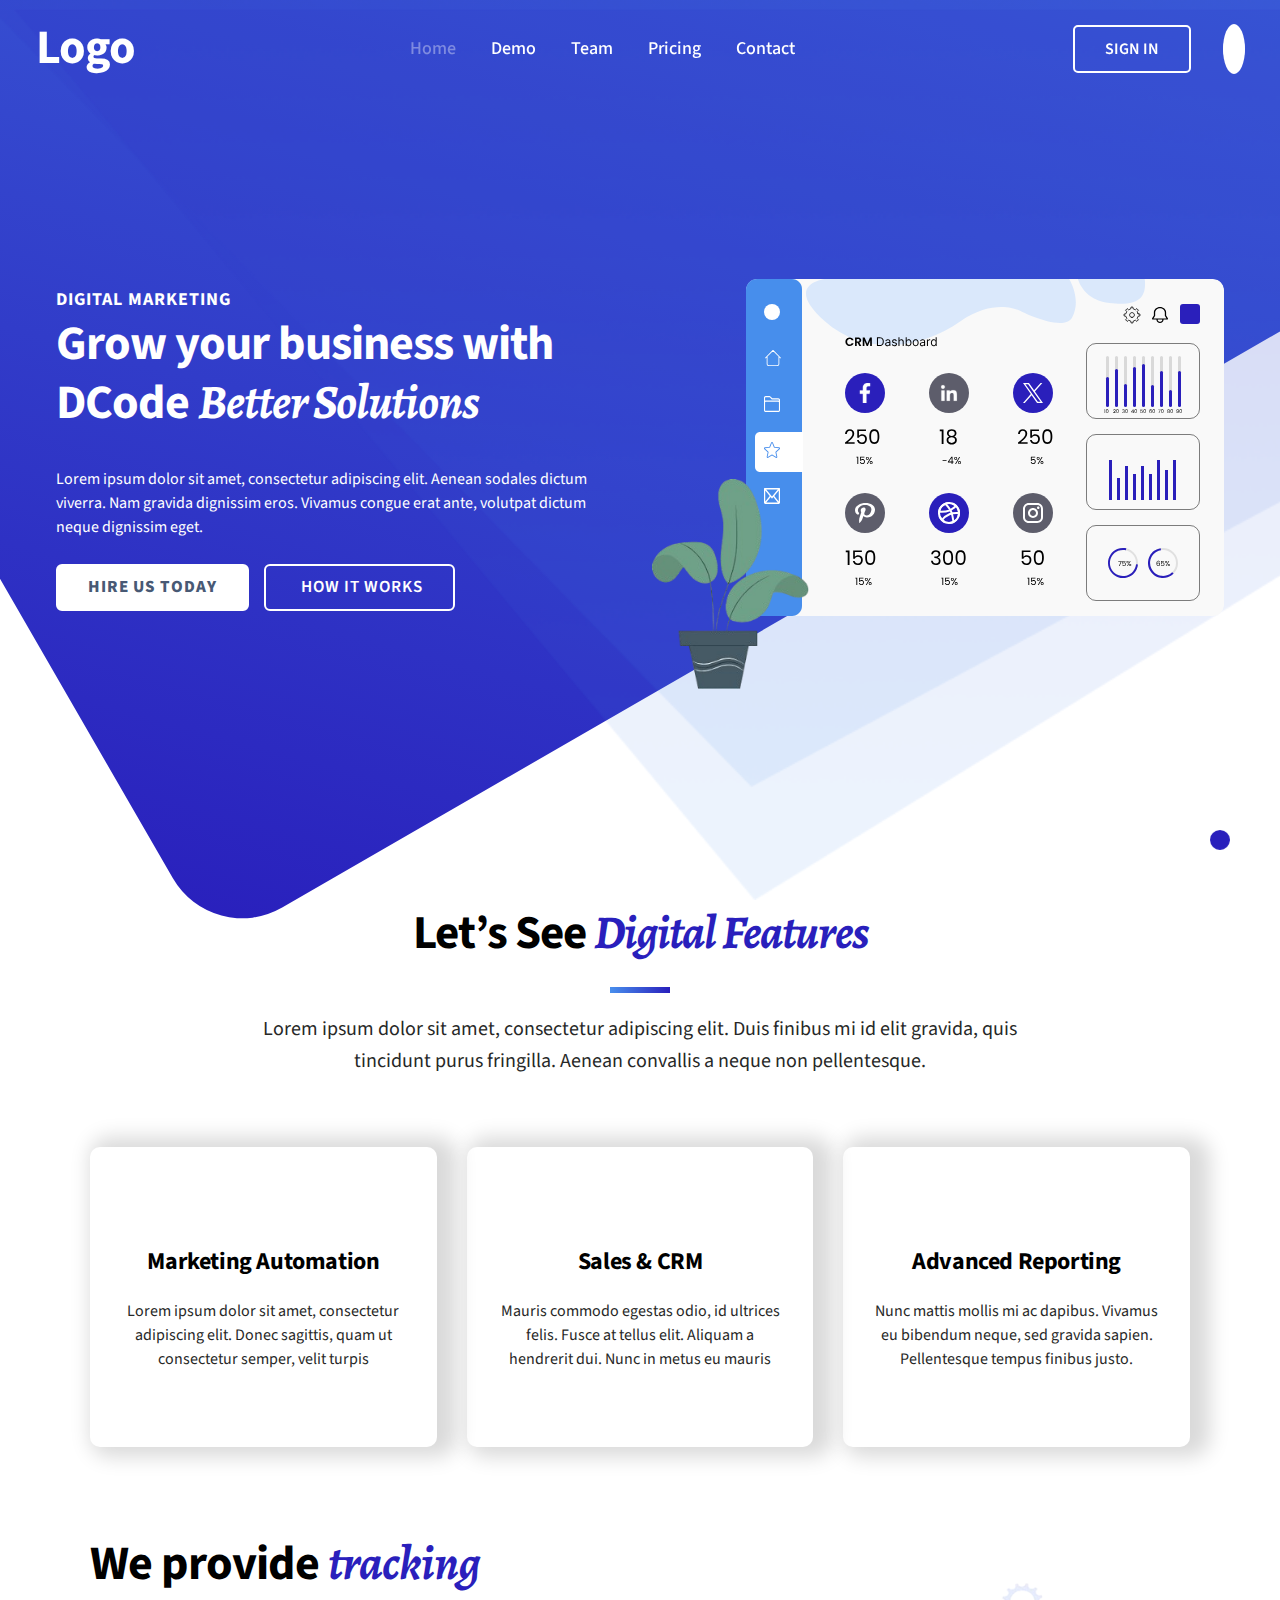
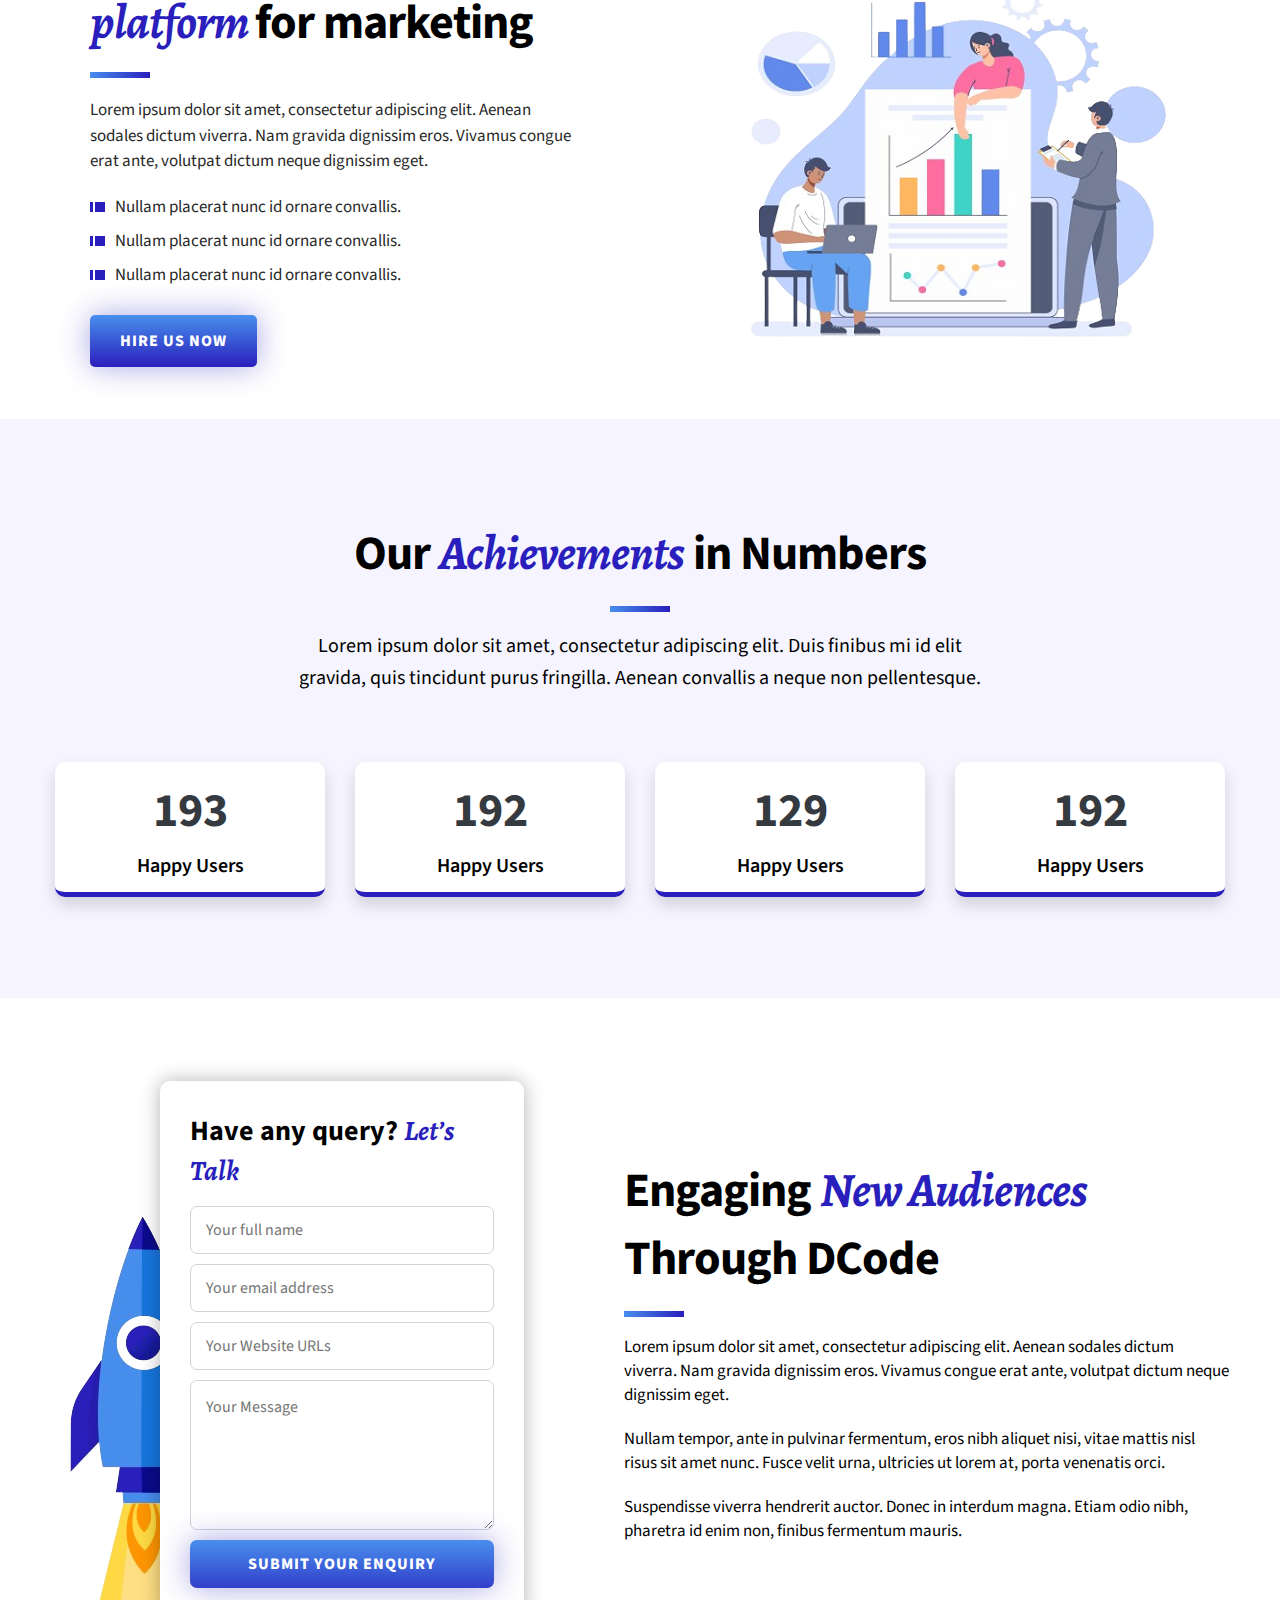
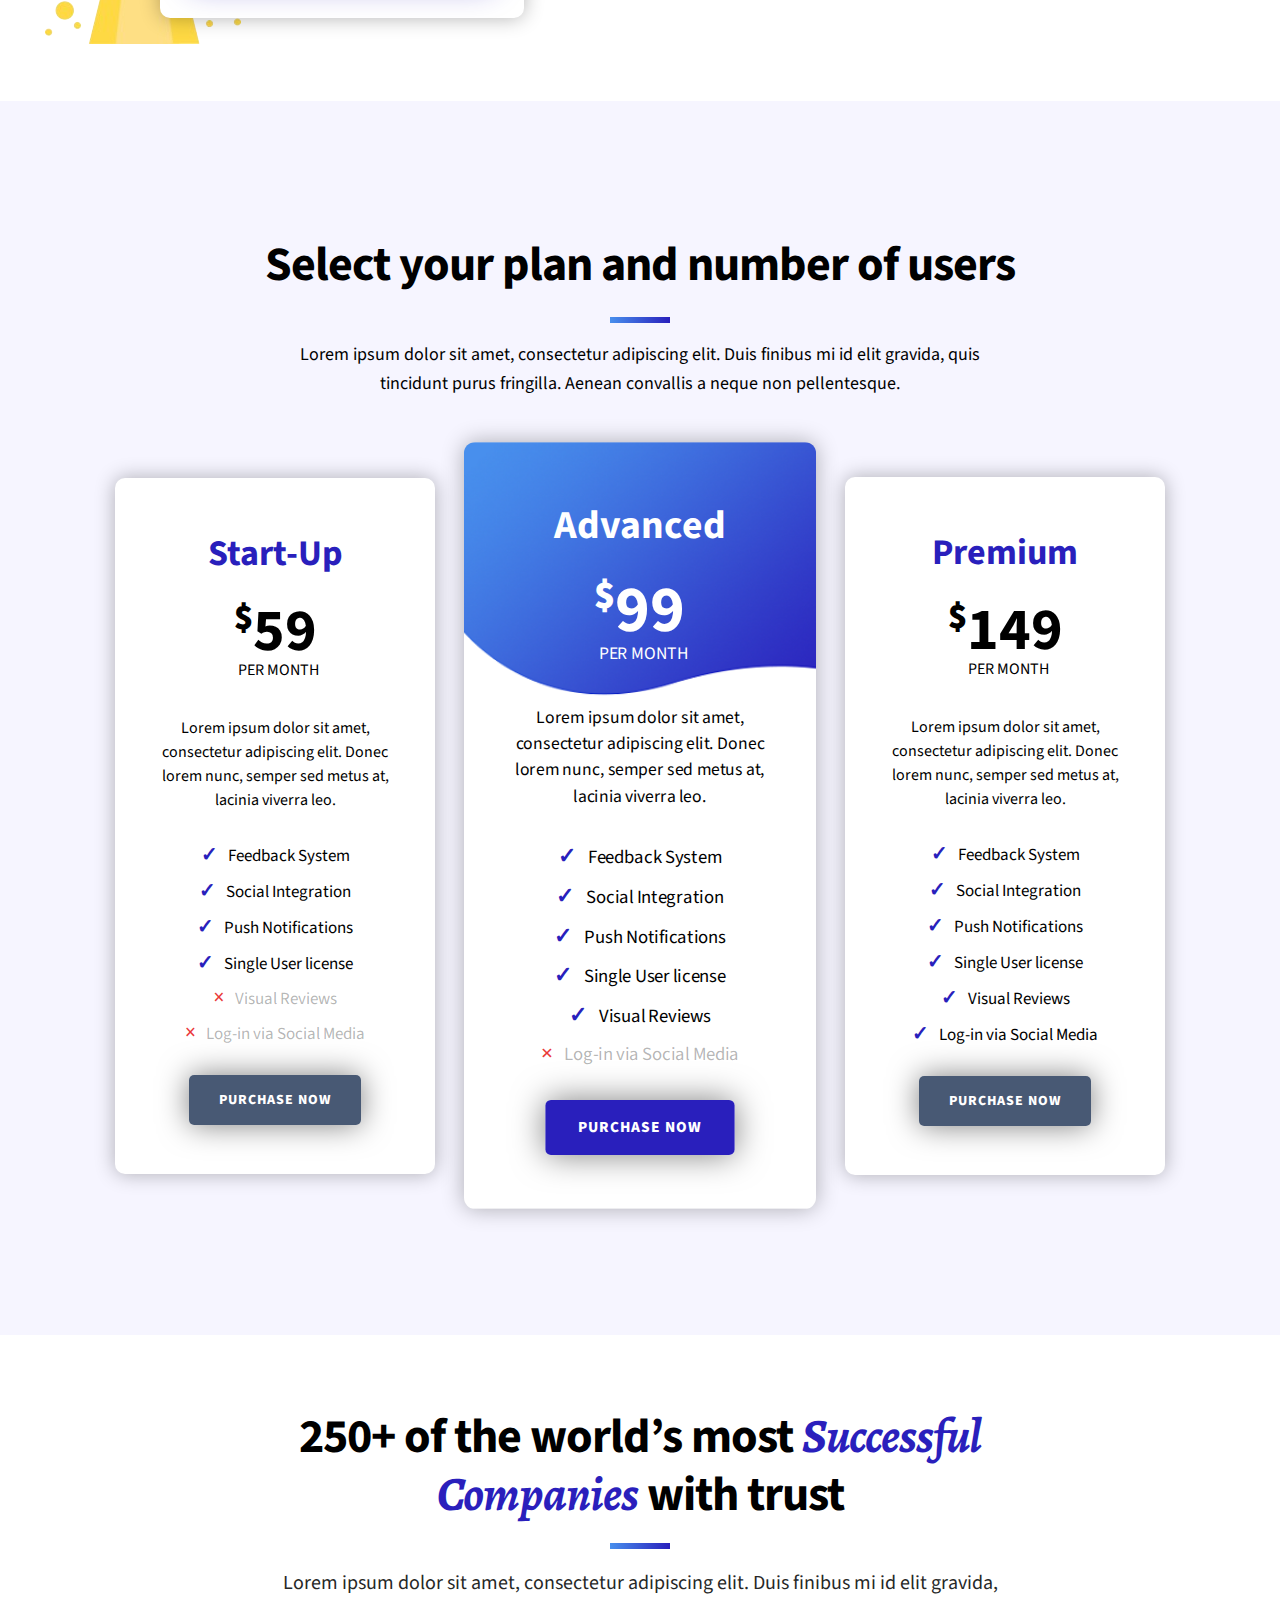
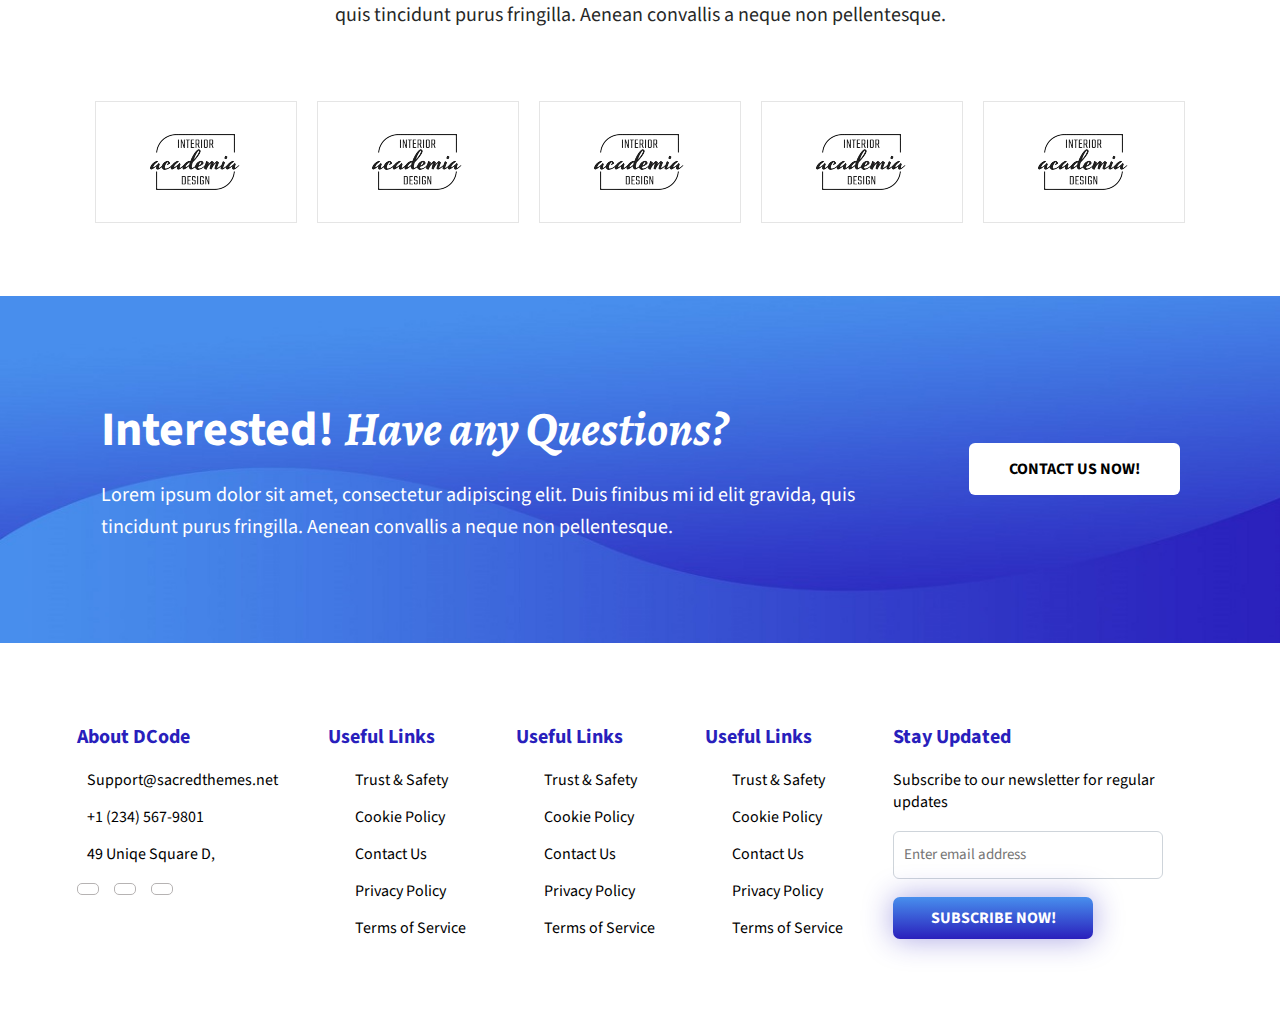
<file: index.html>
<!DOCTYPE html>
<html lang="en">

<head>
    <meta charset="UTF-8">
    <meta name="viewport" content="width=device-width, initial-scale=1.0">
    <title>CRM website</title>

    <!-- css-link -->
    <link rel="stylesheet" href="style.css">

    <!-- 'Alegreya', serif font link-->
    <link rel="preconnect" href="https://fonts.googleapis.com">
    <link rel="preconnect" href="https://fonts.gstatic.com" crossorigin>
    <link
        href="https://fonts.googleapis.com/css2?family=Alegreya:ital,wght@0,400..900;1,400..900&family=Source+Sans+3:ital,wght@0,200..900;1,200..900&display=swap"
        rel="stylesheet">

    <!-- Source Sans 6 font link -->
    <link rel="preconnect" href="https://fonts.googleapis.com">
    <link rel="preconnect" href="https://fonts.gstatic.com" crossorigin>
    <link href="https://fonts.googleapis.com/css2?family=Source+Sans+3:ital,wght@0,200..900;1,200..900&display=swap"
        rel="stylesheet">

    <!-- font-awesome-link -->

    <link rel="stylesheet" href="https://cdnjs.cloudflare.com/ajax/libs/font-awesome/6.5.1/css/all.min.css"
        integrity="sha512-DTOQO9RWCH3ppGqcWaEA1BIZOC6xxalwEsw9c2QQeAIftl+Vegovlnee1c9QX4TctnWMn13TZye+giMm8e2LwA=="
        crossorigin="anonymous" referrerpolicy="no-referrer" />


</head>

<body class="">

    <!-- header-section -->
    <header>
        <div class="header">
            <div class="logo-img">
                <a href="index.html">
                    <h1>Logo</h1>
                </a>
            </div>
            <div class="nav-bar">
                <ul class="nav-bar-links">
                    <li><a class="home-link" href="index.html">Home</a><i class="fas fa-chevron-down"></i>

                    </li>
                    <li><a href="demo.html">Demo</a><i class="fas fa-chevron-down"></i>

                    </li>
                    <li><a href="team.html">Team</a><i class="fas fa-chevron-down"></i>

                    </li>
                    <li><a href="price.html">Pricing</a><i class="fas fa-chevron-down"></i>

                    </li>
                    <li><a href="contact.html">Contact</a><i class="fas fa-chevron-down"></i>

                    </li>
                </ul>
            </div>
            <div class="header-btn">
                <a href="login.html"> <button class="log-in-btn">Sign In</button></a>

                <div class="openBtn" onclick="openSearch()"><span><i class="fa-solid fa-magnifying-glass"></i></span>
                </div>

            </div>
            <!-- Hamburger & responsive logo -->
            <div class="hamburger"><i onclick="openNav()" id="toggleButton" class="fa-solid fa-bars"></i></div>


        </div>
        <div id="myNav" class="overlayc">
            <a href="javascript:void(0)" class="closebtn" onclick="closeNav()"><i class="fa-solid fa-xmark"></i></i></a>
            <div class="overlayc-content">
                <a href="index.html">Home</a>
                <a href="price.html">Price</a>
                <a href="demo.html">Request For Demo</a>
                <a href="contact.html">Contact</a>
            </div>
        </div>

    </header>



    <!-- hero-section -->
    <section class="hero-section ">
        <div class="hero-banner page-header section-padding style-dark full-height dc-six right-col-full">

            <div class="hero-heading">

                <span class="sub-title slide-in-left">Digital Marketing</span>
                <h1 class="slide-in-left">Grow your business with DCode <span id="better">Better Solutions </span>
                </h1>
                <p class="slide-in-left">Lorem ipsum dolor sit amet, consectetur adipiscing elit. Aenean sodales
                    dictum
                    viverra. Nam gravida
                    dignissim eros. Vivamus congue erat ante, volutpat dictum neque dignissim eget.</p>
                <div class="hero-btn slide slide-in-left">
                    <a href="" id="white-btn">Hire Us Today</a>
                    <a href=""><i class="fa-solid fa-circle-play"></i>How it works</a>
                </div>
            </div>
            <div class="hero-banner-img">
                <img src="images/Frame 1.svg" alt="">
                <div class="Plant-pot"><img src="images/hero-banner-img.png" alt=""></div>
            </div>

        </div>
        </div>
        <!-- bottom to top -->
        <a href="#">
            <div class="bottom-to-top-btn"><i class="fas fa-chevron-down"></i></div>
        </a>

    </section>

    <!-- main-body-section -->
    <main class="main">

        <!-- top-section -->
        <section class="top-section">

            <div class="sub-heading">Let’s See <span id="data">Digital Features</span></div>
            <div class="line"></div>
            <p class="main-p">Lorem ipsum dolor sit amet, consectetur adipiscing elit. Duis finibus mi id elit gravida,
                quis
                tincidunt
                purus fringilla. Aenean convallis a neque non pellentesque.</p>


            <div class="icon-section">
                <div class="cloud">
                    <i class="fa-solid fa-users-line"></i>

                    <h4>Marketing Automation</h4>
                    <p>Lorem ipsum dolor sit amet, consectetur adipiscing elit. Donec sagittis, quam
                        ut consectetur semper, velit turpis</p>

                </div>
                <div class="cloud">
                    <i class="fa-solid fa-chart-column"></i>

                    <h4>Sales & CRM</h4>
                    <p>Mauris commodo egestas odio, id ultrices felis. Fusce at tellus elit. Aliquam a
                        hendrerit dui. Nunc in metus eu mauris</p>

                </div>
                <div class="cloud">
                    <i class="fa-solid fa-computer"></i>

                    <h4>Advanced Reporting</h4>
                    <p>Nunc mattis mollis mi ac dapibus. Vivamus eu bibendum neque, sed gravida sapien. Pellentesque
                        tempus
                        finibus justo.</p>

                </div>
            </div>
        </section>

        <!-- tracking-section -->
        <section class="tracking-section">
            <div class="text-section">
                <div class="tracking-heading">
                    <h1>We provide <span class="t-span">tracking platform </span> for marketing</h1>
                </div>
                <div class="line"></div>
                <div class="tracking-para">
                    <p>Lorem ipsum dolor sit amet, consectetur adipiscing elit. Aenean sodales dictum viverra. Nam
                        gravida dignissim eros. Vivamus congue erat ante, volutpat dictum neque dignissim eget.</p>
                </div>
                <div class="tracking-list">
                    <ul class="tracking-list-ul">
                        <li id="blue-img">Nullam placerat nunc id ornare convallis.</li>
                        <li id="blue-img">Nullam placerat nunc id ornare convallis.</li>
                        <li id="blue-img">Nullam placerat nunc id ornare convallis.</li>

                    </ul>
                </div>
                <div class="tracking-btn"><a href="">HIRE US NOW</a></div>
            </div>
            <div class="tracking-img"><img src="images/5024147-removebg-preview.png" alt=""></div>
        </section>

        <!-- achievement-section -->
        <section class="achievement-section">
            <div class="achieve-heading">
                <h2>Our <span class="t-span">Achievements</span> in Numbers </h2>
                <div class="line"></div>
                <p>Lorem ipsum dolor sit amet, consectetur adipiscing elit. Duis finibus mi id elit gravida, quis
                    tincidunt purus fringilla. Aenean convallis a neque non pellentesque.</p>
                <div class="achievement-cards">
                    <div class="card">
                        <i class="fas fa-people-arrows"></i>
                        <span class="count" data-count="1300">1300</span>
                        <p>Happy Users</p>

                    </div>

                    <div class="card">
                        <i class="fas fa-smile-beam"></i>
                        <span class="count" data-count="800">0</span>
                        <p>Happy Users</p>

                    </div>
                    <div class="card">
                        <i class="fas fa-anchor"></i>
                        <span class="count" data-count="300">0</span>
                        <p>Happy Users</p>

                    </div>

                    <div class="card">
                        <i class="fas fa-industry"></i>
                        <span class="count" data-count="700">0</span>
                        <p>Happy Users</p>

                    </div>
                </div>

            </div>
        </section>

        <!-- form-section -->
        <section class="form-section">
            <div class="form-div">
                <div class="form-header">
                    <h3>Have any query? <span>Let’s Talk</span></h3>
                </div>
                <form action="" class="form-input">

                    <input type="text" class="form-control" id="FullName" placeholder="Your full name" required="">
                    <input type="email" class="form-control" id="YourEmail" placeholder="Your email address"
                        required="">
                    <input type="url" class="form-control" id="YourWebsite" placeholder="Your Website URLs" required="">
                    <textarea class="form-control-message" placeholder="Your Message"></textarea>
                    <input type="submit" class="form-btn " id="btn" value="submit your enquiry">
                </form>
            </div>
            <div class="form-text">
                <h2>Engaging <span>New Audiences</span> Through DCode</h2>
                <div class="line"></div>
                <div class="form-para">
                    <p>Lorem ipsum dolor sit amet, consectetur adipiscing elit. Aenean sodales dictum viverra. Nam
                        gravida dignissim eros. Vivamus congue erat ante, volutpat dictum neque dignissim eget.</p>
                    <p>Nullam tempor, ante in pulvinar fermentum, eros nibh aliquet nisi, vitae mattis nisl risus sit
                        amet nunc. Fusce velit urna, ultricies ut lorem at, porta venenatis orci. </p>
                    <p>Suspendisse viverra hendrerit auctor. Donec in interdum magna. Etiam odio nibh, pharetra id enim
                        non, finibus fermentum mauris.</p>

                </div>

            </div>
            <div class="form-img">
                <img src="images/seo-plane-img-removebg-preview.png" alt="">
            </div>
        </section>

        <!-- plan-section -->
        <section class="plan-section">
            <div class="plan-heading">
                <h2>Select your plan and number of users</h2>
            </div>
            <div class="line"></div>
            <div class="plan-para">
                <p>Lorem ipsum dolor sit amet, consectetur adipiscing elit. Duis finibus mi id elit gravida, quis
                    tincidunt purus fringilla. Aenean convallis a neque non pellentesque.</p>
            </div>
            <div class="plan-card-section">
                <div class="plan-card slide-in-left">
                    <h3>Start-Up</h3>
                    <div class="plan-cost">
                        <span><sup>$</sup>59</span>
                    </div>
                    <div class="plan-validity">per month</div>
                    <div class="plan-card-body">
                        <p>Lorem ipsum dolor sit amet, consectetur adipiscing elit. Donec lorem nunc, semper sed metus
                            at, lacinia viverra leo.</p>
                        <ul class="plan-list">
                            <li>Feedback System</li>
                            <li>Social Integration</li>
                            <li>Push Notifications</li>
                            <li>Single User license</li>
                            <li id="cross">Visual Reviews</li>
                            <li id="cross">Log-in via Social Media</li>
                        </ul>
                        <div class="plan-card-btn plan-primary-btn"><a href="">Purchase Now</a></div>
                    </div>


                </div>
                <div class="plan-card plan-card-img">
                    <h3>Advanced</h3>
                    <div class="plan-cost">
                        <span><sup>$</sup>99</span>
                    </div>
                    <div class="plan-validity">per month</div>
                    <div class="plan-card-body">
                        <p>Lorem ipsum dolor sit amet, consectetur adipiscing elit. Donec lorem nunc, semper sed metus
                            at, lacinia viverra leo.</p>
                        <ul class="plan-list">
                            <li>Feedback System</li>
                            <li>Social Integration</li>
                            <li>Push Notifications</li>
                            <li>Single User license</li>
                            <li>Visual Reviews</li>
                            <li id="cross">Log-in via Social Media</li>
                        </ul>
                        <div class="plan-card-btn"><a href="">Purchase Now</a></div>
                    </div>

                </div>
                <div class="plan-card">
                    <h3>Premium</h3>
                    <div class="plan-cost">
                        <span><sup>$</sup>149</span>
                    </div>
                    <div class="plan-validity">per month</div>
                    <div class="plan-card-body">
                        <p>Lorem ipsum dolor sit amet, consectetur adipiscing elit. Donec lorem nunc, semper sed metus
                            at, lacinia viverra leo.</p>
                        <ul class="plan-list">
                            <li>Feedback System</li>
                            <li>Social Integration</li>
                            <li>Push Notifications</li>
                            <li>Single User license</li>
                            <li>Visual Reviews</li>
                            <li>Log-in via Social Media</li>
                        </ul>
                        <div class="plan-card-btn plan-primary-btn"><a href="">Purchase Now</a></div>
                    </div>

                </div>
            </div>
        </section>

        <!-- brand-section -->
        <section class="brand-section">
            <div class="brand-heading">
                <h2>250+ of the world’s most <span>Successful Companies</span> with trust</h2>
                <div class="line"></div>
                <div class="brand-para">
                    <p>Lorem ipsum dolor sit amet, consectetur adipiscing elit. Duis finibus mi id elit gravida, quis
                        tincidunt purus fringilla. Aenean convallis a neque non pellentesque.</p>
                </div>
            </div>
            <div class="brand-img-section">
                <img src="images/brand-img.png" alt="">
                <img src="images/brand-img.png" alt="">
                <img src="images/brand-img.png" alt="">
                <img src="images/brand-img.png" alt="">
                <img src="images/brand-img.png" alt="">
            </div>
        </section>

        <!-- contact-section -->
        <section class="contact-us-section">
            <div class="contact-section">
                <div class="contact-text">
                    <h2>Interested! <span>Have any Questions?</span> </h2>
                    <p>Lorem ipsum dolor sit amet, consectetur adipiscing elit. Duis finibus mi id elit gravida, quis
                        tincidunt
                        purus fringilla. Aenean convallis a neque non pellentesque.</p>
                </div>
                <div class="contact-btn"><a href="">Contact Us Now!</a></div>
            </div>
        </section>
    </main>

    <!-- footer-section -->
    <footer class="footer">
        <div class="footer-links">
            <h3>About DCode</h3>
            <ul>
                <li><i class="fas fa-envelope"></i>Support@sacredthemes.net</li>
                <li><i class="fas fa-phone"></i>+1 (234) 567-9801</li>
                <li><i class="fas fa-map-marker-alt"></i> 49 Uniqe Square D, </li>
            </ul>
            <div class="social-media-links">
                <a href=""><i class="fa-brands fa-facebook"></i></a>
                <a href=""><i class="fa-brands fa-x-twitter"></i></a>
                <a href=""><i class="fa-brands fa-linkedin-in"></i></a>
            </div>
        </div>
        <div class="footer-nav">
            <h3>Useful Links</h3>
            <div class="footer-nav-links">
                <a href="">Trust & Safety</a>
                <a href="">Cookie Policy</a>
                <a href="">Contact Us</a>
                <a href="">Privacy Policy</a>
                <a href="">Terms of Service</a>
            </div>
        </div>

        <div class="footer-nav">
            <h3>Useful Links</h3>
            <div class="footer-nav-links">
                <a href="">Trust & Safety</a>
                <a href="">Cookie Policy</a>
                <a href="">Contact Us</a>
                <a href="">Privacy Policy</a>
                <a href="">Terms of Service</a>
            </div>
        </div>
        <div class="footer-nav">
            <h3>Useful Links</h3>
            <div class="footer-nav-links">
                <a href="">Trust & Safety</a>
                <a href="">Cookie Policy</a>
                <a href="">Contact Us</a>
                <a href="">Privacy Policy</a>
                <a href="">Terms of Service</a>
            </div>
        </div>
        <div class="email-section">
            <h3>Stay Updated</h3>
            <div class="div-para">Subscribe to our newsletter for regular updates</div>
            <input type="email" class="form-control-footer" id="EmailInout" placeholder="Enter email address"
                required="">
            <a href=""><button class="footer-btn">Subscribe Now!</button></a>
        </div>

    </footer>

    <!-- overlay for the search -->
    <div id="myOverlay" class="overlay">
        <span class="closebtn" onclick="closeSearch()" title="Close Overlay">×</span>
        <div class="overlay-content">
            <form action="/action_page.php">
                <input type="text" placeholder="Search.." name="search">


            </form>
        </div>
    </div>

    <script>
        // Get the current page URL
        var currentPageUrl = window.location.href;

        // Get all the menu items
        var menuItems = document.querySelectorAll('.nav-bar-links li a');

        // Loop through each menu item
        menuItems.forEach(function (item) {
            // Check if the href of the menu item matches the current page URL
            if (item.href === currentPageUrl) {
                // Add the 'active' class to the <a> tag
                item.classList.add('active');
                // Add the 'active' class to the <i> tag
                var icon = item.nextElementSibling;
                if (icon && icon.tagName.toLowerCase() === 'i') {
                    icon.classList.add('active');
                }
            }
        });
    </script>





    <!-- javascript-file-link -->
    <script src="index.js"></script>

</body>








</html>
</file>
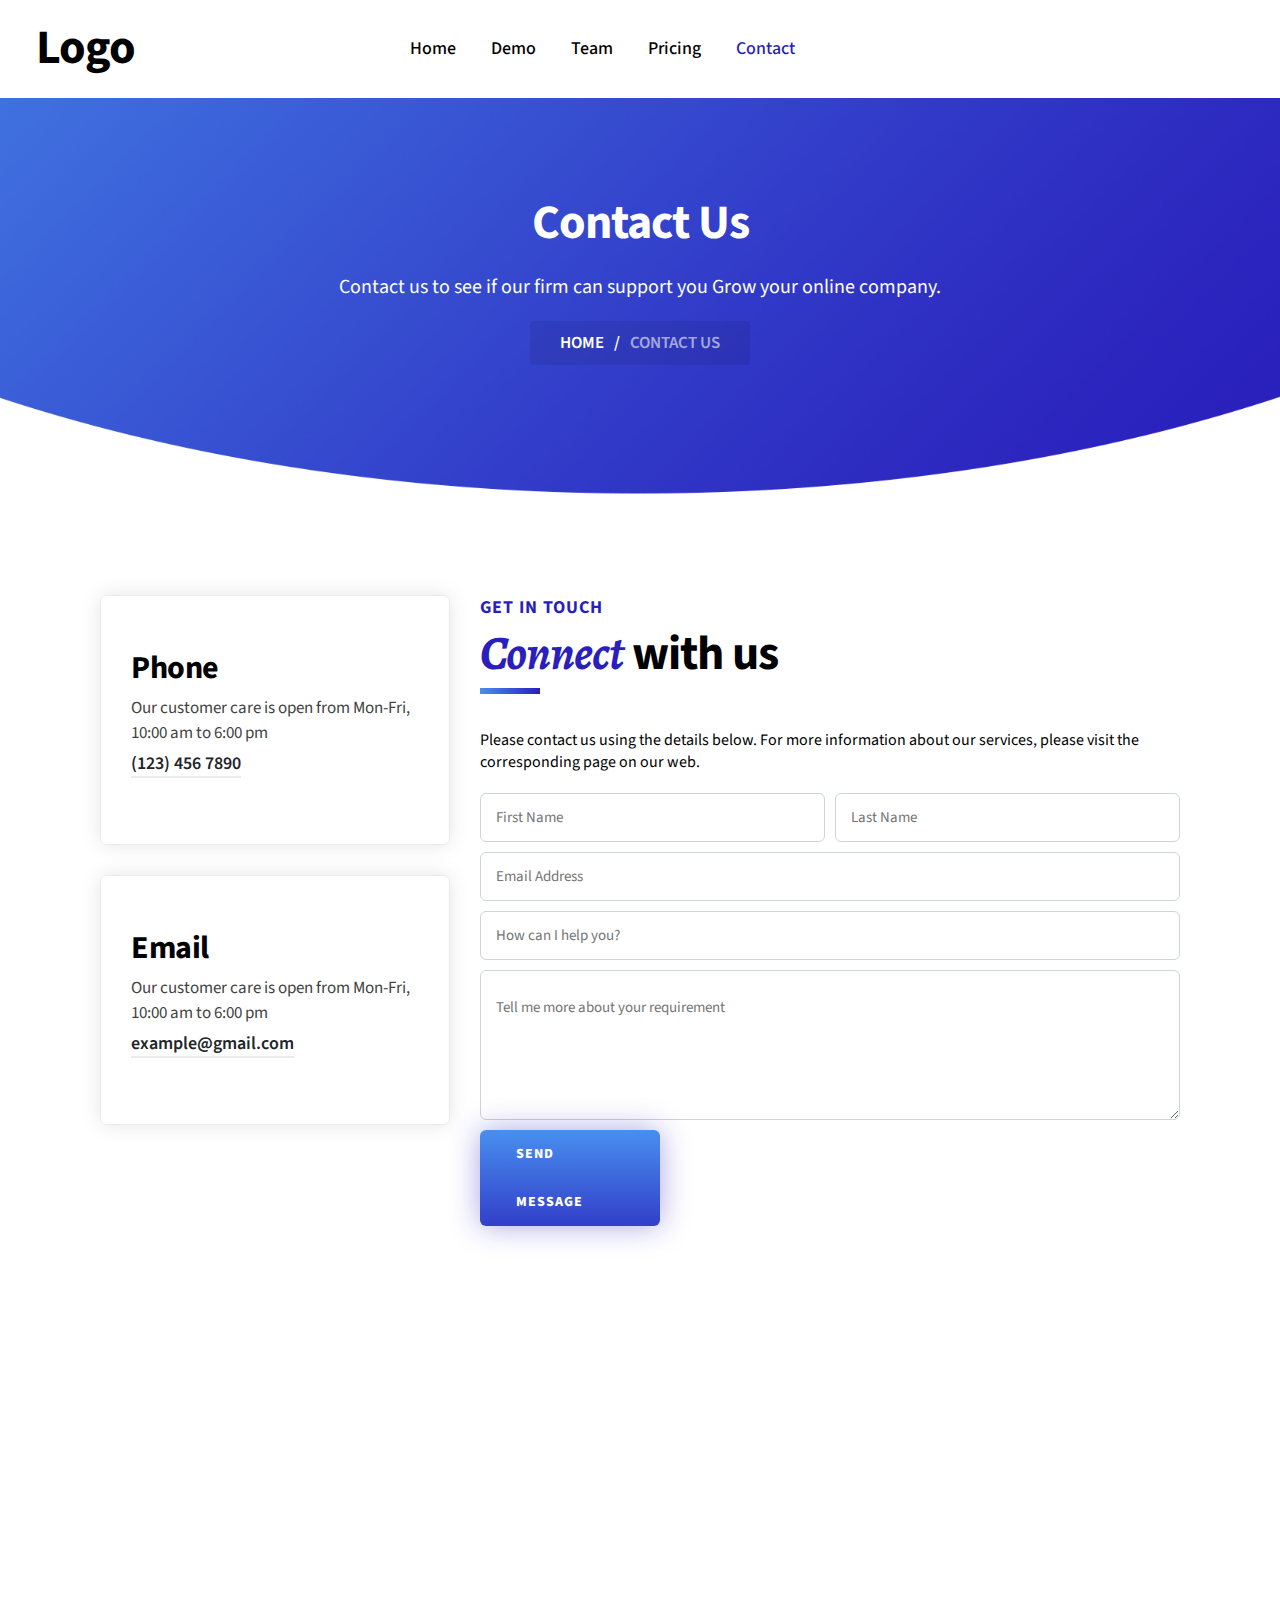
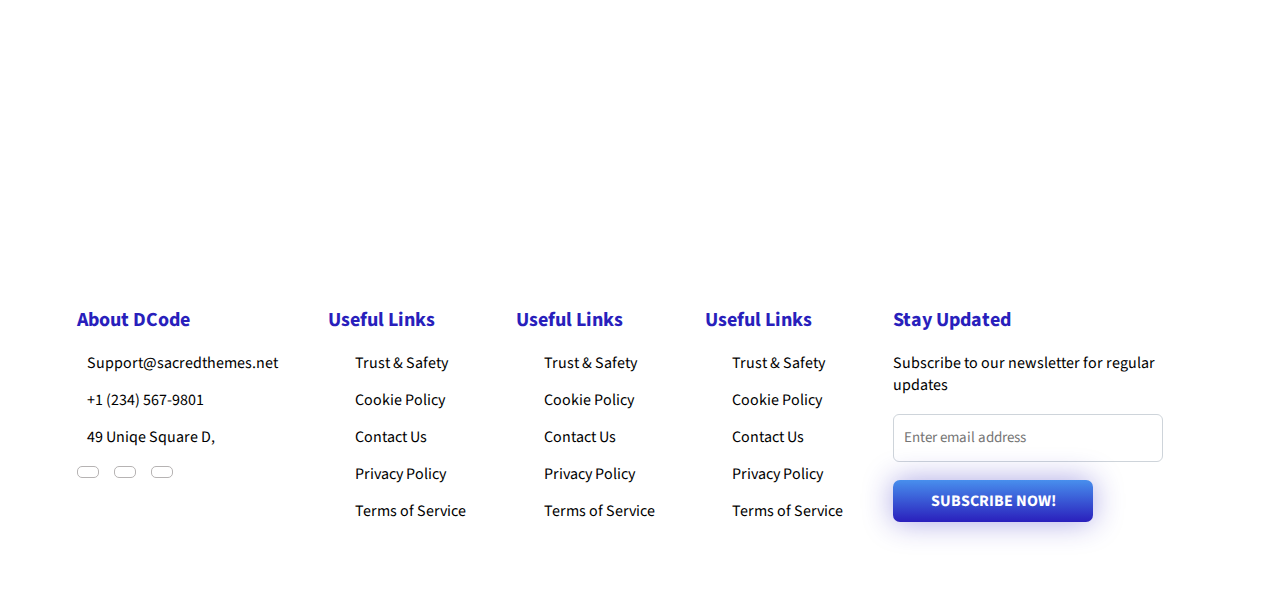
<file: contact.html>
<!DOCTYPE html>
<html lang="en">

<head>
    <meta charset="UTF-8">
    <meta name="viewport" content="width=device-width, initial-scale=1.0">
    <title>Contact</title>


    <!-- css-link -->
    <link rel="stylesheet" href="style.css">

    <!-- 'Alegreya', serif font link-->
    <link rel="preconnect" href="https://fonts.googleapis.com">
    <link rel="preconnect" href="https://fonts.gstatic.com" crossorigin>
    <link
        href="https://fonts.googleapis.com/css2?family=Alegreya:ital,wght@0,400..900;1,400..900&family=Source+Sans+3:ital,wght@0,200..900;1,200..900&display=swap"
        rel="stylesheet">

    <!-- Source Sans 6 font link -->
    <link rel="preconnect" href="https://fonts.googleapis.com">
    <link rel="preconnect" href="https://fonts.gstatic.com" crossorigin>
    <link href="https://fonts.googleapis.com/css2?family=Source+Sans+3:ital,wght@0,200..900;1,200..900&display=swap"
        rel="stylesheet">

    <!-- font-awesome-link -->

    <link rel="stylesheet" href="https://cdnjs.cloudflare.com/ajax/libs/font-awesome/6.5.1/css/all.min.css"
        integrity="sha512-DTOQO9RWCH3ppGqcWaEA1BIZOC6xxalwEsw9c2QQeAIftl+Vegovlnee1c9QX4TctnWMn13TZye+giMm8e2LwA=="
        crossorigin="anonymous" referrerpolicy="no-referrer" />


</head>

<body>
    <!-- header-section -->
    <header>
        <div class="header pricing-header">
            <div class="logo-img">
                <a href="index.html"><h1>Logo</h1></a>
            </div>
            <div class="nav-bar">
                <ul class="nav-bar-links">
                    <li class="main-menu"><a href="index.html">Home</a><i class="fas fa-chevron-down"></i>

                    </li>
                    <li class="main-menu"><a href="demo.html">Demo</a><i class="fas fa-chevron-down"></i>

                    </li>
                    <li class="main-menu"><a href="team.html">Team</a><i class="fas fa-chevron-down"></i>

                    </li>
                    <li class="main-menu"><a href="price.html">Pricing</a><i class="fas fa-chevron-down"></i>

                    </li>
                    <li><a href="contact.html">Contact</a><i class="fas fa-chevron-down"></i>

                    </li>
                </ul>
            </div>
            <div class="header-btn">
                <a href="login.html"><button class="log-in-btn pricing-btn">Sign In</button></a>

                <div class="openBtn" onclick="openSearch()"><span><i class="fa-solid fa-magnifying-glass"></i></span>
                </div>

            </div>
            <!-- Hamburger & responsive logo -->
            <div class="hamburger pricing-hamburger"><i onclick="openNav()" id="toggleButton"
                    class="fa-solid fa-bars"></i></div>

        </div>
        <div id="myNav" class="overlayc">
            <a href="javascript:void(0)" class="closebtn" onclick="closeNav()"><i class="fa-solid fa-xmark"></i></i></a>
            <div class="overlayc-content">
                <a href="index.html">Home</a>
                <a href="price.html">Price</a>
                <a href="demo.html">Request For Demo</a>
                <a href="#">Contact</a>
            </div>
        </div>
    </header>






    <!-- hero-banner -->
    <div class="price-hero-banner">
        <div class="price-heading">
            <h1>Contact Us</h1>
            <p>Contact us to see if our firm can support you Grow your online company.</p>
            <ul class="pricing-links">
                <li><a href="index.html">Home</a></li>
                <li id="li-colored">Contact Us</li>
            </ul>
        </div>

    </div>


    <!-- overlay for the search -->
    <div id="myOverlay" class="overlay">
        <span class="closebtn" onclick="closeSearch()" title="Close Overlay">×</span>
        <div class="overlay-content">
            <form action="/action_page.php">
                <input type="text" placeholder="Search.." name="search">

            </form>
        </div>
    </div>

    <div class="contact-form">

        <div class="contact-form-card-section">
            <div class="contact-from-card">
                <div class="icon">
                    <i class="fa-solid fa-phone-volume"></i>
                </div>
                <div class="content">
                    <h4>Phone</h4>
                    <p>Our customer care is open from Mon-Fri, 10:00 am to 6:00 pm</p>
                    <p><a href="">(123) 456 7890</a></p>
                </div>

            </div>
            <div class="contact-from-card">
                <div class="icon">
                    <i class="fa-solid fa-envelope"></i>

                </div>
                <div class="content">
                    <h4>Email</h4>
                    <p>Our customer care is open from Mon-Fri, 10:00 am to 6:00 pm</p>
                    <p><a href="">example@gmail.com</a></p>
                </div>

            </div>

        </div>
        <div class="contact-form-content">
            <div class="form-content">
                <div class="form-heading">
                    <div><span class="form-title">Get in touch</span></div>
                    <h2>
                        <span>Connect</span>
                        with us
                    </h2>
                    <div class="line"></div>
                    <div class="text-wrapper">
                        <p>Please contact us using the details below. For more information about our services, please
                            visit the corresponding page on our web.</p>
                    </div>



                </div>
                <form action="">
                    <div class="form-row">
                        <input type="text" class="form-control-contact" id="FiratName" placeholder="First Name"
                            required="">
                        <input type="text" class="form-control-contact" id="LastName" placeholder="Last Name">
                    </div>
                    <div class="contact-from-group">
                        <input type="email" class="form-contact-input" id="email" placeholder="Email Address"
                            required="">
                        <input type="text" class="form-contact-input" id="subject" placeholder="How can I help you?"
                            required="">
                        <textarea class="form-control-txt" placeholder="Tell me more about your requirement"></textarea>
                        <a href="">send message</a>
                    </div>
                </form>
            </div>
            <!-- <div class="c-form">

            </div> -->

        </div>


    </div>
    <iframe
        src="https://www.google.com/maps/embed?pb=!1m18!1m12!1m3!1d3678.922914890467!2d75.90581357435943!3d22.768241825773107!2m3!1f0!2f0!3f0!3m2!1i1024!2i768!4f13.1!3m3!1m2!1s0x39631d43c9a98ac5%3A0x33684e6e82c7a17d!2sMangalam%20Traders%20-%20Paint%20Shop!5e0!3m2!1sen!2sin!4v1708774062029!5m2!1sen!2sin"
        width="100%" height="500" style="border:0;" allowfullscreen="" loading="lazy"
        referrerpolicy="no-referrer-when-downgrade"></iframe>



    <footer class="footer">
        <div class="footer-links">
            <h3>About DCode</h3>
            <ul>
                <li><i class="fas fa-envelope"></i>Support@sacredthemes.net</li>
                <li><i class="fas fa-phone"></i>+1 (234) 567-9801</li>
                <li><i class="fas fa-map-marker-alt"></i> 49 Uniqe Square D, </li>
            </ul>
            <div class="social-media-links">
                <a href=""><i class="fa-brands fa-facebook"></i></a>
                <a href=""><i class="fa-brands fa-x-twitter"></i></a>
                <a href=""><i class="fa-brands fa-linkedin-in"></i></a>
            </div>
        </div>
        <div class="footer-nav">
            <h3>Useful Links</h3>
            <div class="footer-nav-links">
                <a href="">Trust & Safety</a>
                <a href="">Cookie Policy</a>
                <a href="">Contact Us</a>
                <a href="">Privacy Policy</a>
                <a href="">Terms of Service</a>
            </div>
        </div>

        <div class="footer-nav">
            <h3>Useful Links</h3>
            <div class="footer-nav-links">
                <a href="">Trust & Safety</a>
                <a href="">Cookie Policy</a>
                <a href="">Contact Us</a>
                <a href="">Privacy Policy</a>
                <a href="">Terms of Service</a>
            </div>
        </div>
        <div class="footer-nav">
            <h3>Useful Links</h3>
            <div class="footer-nav-links">
                <a href="">Trust & Safety</a>
                <a href="">Cookie Policy</a>
                <a href="">Contact Us</a>
                <a href="">Privacy Policy</a>
                <a href="">Terms of Service</a>
            </div>
        </div>
        <div class="email-section">
            <h3>Stay Updated</h3>
            <div class="div-para">Subscribe to our newsletter for regular updates</div>
            <input type="email" class="form-control-footer" id="EmailInout" placeholder="Enter email address"
                required="">
            <a href=""><button class="footer-btn">Subscribe Now!</button></a>
        </div>

    </footer>







    <script src="index.js"></script>





</body>

</html>
</file>
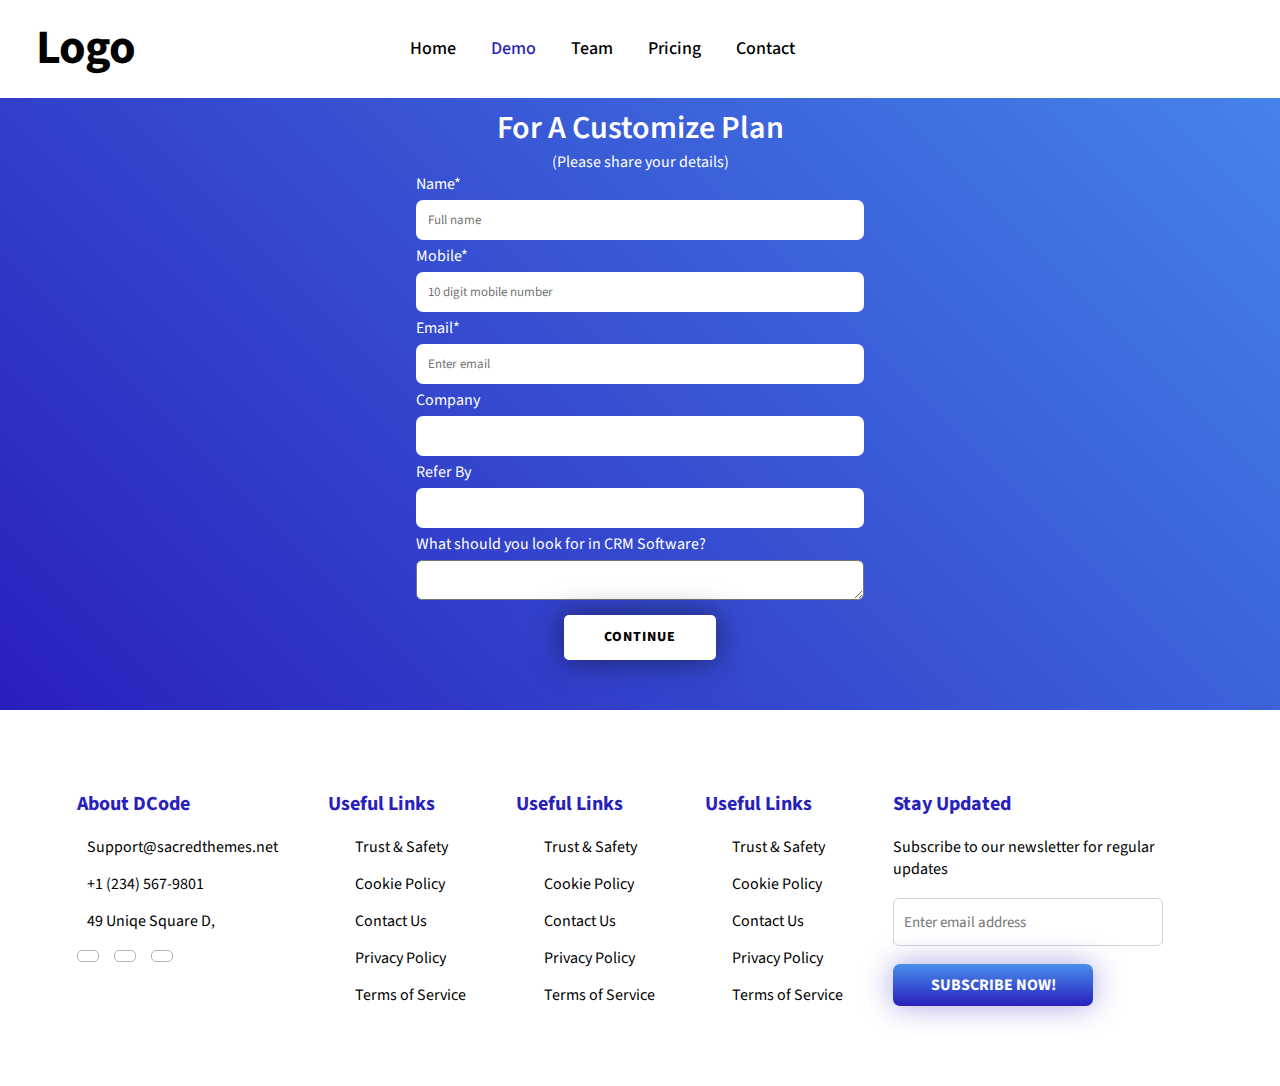
<file: demo.html>
<!DOCTYPE html>
<html lang="en">

<head>
    <meta charset="UTF-8">
    <meta name="viewport" content="width=device-width, initial-scale=1.0">
    <title>Demo</title>
    <!-- css-link -->
    <link rel="stylesheet" href="style.css">

    <!-- 'Alegreya', serif font link-->
    <link rel="preconnect" href="https://fonts.googleapis.com">
    <link rel="preconnect" href="https://fonts.gstatic.com" crossorigin>
    <link
        href="https://fonts.googleapis.com/css2?family=Alegreya:ital,wght@0,400..900;1,400..900&family=Source+Sans+3:ital,wght@0,200..900;1,200..900&display=swap"
        rel="stylesheet">

    <!-- Source Sans 6 font link -->
    <link rel="preconnect" href="https://fonts.googleapis.com">
    <link rel="preconnect" href="https://fonts.gstatic.com" crossorigin>
    <link href="https://fonts.googleapis.com/css2?family=Source+Sans+3:ital,wght@0,200..900;1,200..900&display=swap"
        rel="stylesheet">

    <!-- font-awesome-link -->

    <link rel="stylesheet" href="https://cdnjs.cloudflare.com/ajax/libs/font-awesome/6.5.1/css/all.min.css"
        integrity="sha512-DTOQO9RWCH3ppGqcWaEA1BIZOC6xxalwEsw9c2QQeAIftl+Vegovlnee1c9QX4TctnWMn13TZye+giMm8e2LwA=="
        crossorigin="anonymous" referrerpolicy="no-referrer" />

    <link rel="stylesheet" href="https://cdnjs.cloudflare.com/ajax/libs/font-awesome/5.15.4/css/all.min.css"
        integrity="sha512-sb4A9bQgFpHXL/0/yqzut3nuUppnjIBhufbt6hL5InygQJQZgopM1LVFRe2yuf6z5+3T2D05yJblb6zR2t6Lww=="
        crossorigin="anonymous" referrerpolicy="no-referrer" />

</head>

<body>
    <!-- header-section -->
    <header>
        <div class="header pricing-header">
            <div class="logo-img">
                <a href="index.html"><h1>Logo</h1></a>
            </div>
            <div class="nav-bar">
                <ul class="nav-bar-links">
                    <li class="main-menu"><a href="index.html">Home</a><i class="fas fa-chevron-down"></i>
                       
                    </li>
                    <li class="main-menu"><a href="demo.html">Demo</a><i class="fas fa-chevron-down"></i>

                    </li>
                    <li class="main-menu"><a href="team.html">Team</a><i class="fas fa-chevron-down"></i>
                       
                    </li>
                    <li class="main-menu"><a href="price.html">Pricing</a><i class="fas fa-chevron-down"></i>
                       
                    </li>
                    <li><a href="contact.html">Contact</a><i class="fas fa-chevron-down"></i>

                    </li>
                </ul>
            </div>
            <div class="header-btn">
                <a href="login.html"> <button class="log-in-btn pricing-btn">Sign In</button></a>

                <div class="openBtn" onclick="openSearch()"><span><i class="fa-solid fa-magnifying-glass"></i></span>
                </div>

            </div>
            <!-- Hamburger & responsive logo -->
            <div class="hamburger pricing-hamburger"><i onclick="openNav()" id="toggleButton" class="fa-solid fa-bars"></i></div>

        </div>
        <div id="myNav" class="overlayc">
            <a href="javascript:void(0)" class="closebtn" onclick="closeNav()"><i class="fa-solid fa-xmark"></i></i></a>
            <div class="overlayc-content">
                <a href="index.html">Home</a>
                <a href="price.html">Price</a>
                <a href="#">Request For Demo</a>
                <a href="contact.html">Contact</a>
            </div>
        </div>

    </header>




    <div class="form-container">
        <h3>For A Customize Plan</h3>
        <p>(Please share your details)</p>

        <form action="">

            <div class="form-group">
                <label for="txtname" class="control-label">Name*</label>
                <input id="txtname" placeholder="Full name" class="form-demo" type="text" name="txtname"
                    spellcheck="false" autocomplete="off" data-rule-required="true">
            </div>
            <div class="form-group">
                <label for="txtmobile" class="control-label">Mobile*</label>
                <input id="txtmobile" placeholder="10 digit mobile number" class="form-demo" type="text"
                    name="txtmobile" spellcheck="false" autocomplete="off">
            </div>
            <div class="form-group">
                <label for="txtemail" class="control-label">Email*</label>
                <input id="txtemail" placeholder="Enter email" class="form-demo" type="text" name="txtemail"
                    spellcheck="false" autocomplete="off">
            </div>
            <div class="form-group">
                <label for="txtcompany" class="control-label">Company</label>
                <input id="txtcompany" class="form-demo" type="text" name="txtcompany" spellcheck="false"
                    autocomplete="off">
            </div>
            <div class="form-group">
                <label for="txtrefer" class="control-label">Refer By</label>
                <input id="txtrefer" class="form-demo" type="text" name="txtrefer" spellcheck="false"
                    autocomplete="off">
            </div>
            <div class="form-group">
                <label for="txtremark" class="control-label">What should you look for in CRM Software?</label>
                <textarea id="txtremark" name="txtremark" class="form-message-demo" rows="2"></textarea>
            </div>
            <button class="continue-btn">Continue</button>

        </form>

    </div>
    <footer class="footer">
        <div class="footer-links">
            <h3>About DCode</h3>
            <ul>
                <li><i class="fas fa-envelope"></i>Support@sacredthemes.net</li>
                <li><i class="fas fa-phone"></i>+1 (234) 567-9801</li>
                <li><i class="fas fa-map-marker-alt"></i> 49 Uniqe Square D, </li>
            </ul>
            <div class="social-media-links">
                <a href=""><i class="fa-brands fa-facebook"></i></a>
                <a href=""><i class="fa-brands fa-x-twitter"></i></a>
                <a href=""><i class="fa-brands fa-linkedin-in"></i></a>
            </div>
        </div>
        <div class="footer-nav">
            <h3>Useful Links</h3>
            <div class="footer-nav-links">
                <a href="">Trust & Safety</a>
                <a href="">Cookie Policy</a>
                <a href="">Contact Us</a>
                <a href="">Privacy Policy</a>
                <a href="">Terms of Service</a>
            </div>
        </div>

        <div class="footer-nav">
            <h3>Useful Links</h3>
            <div class="footer-nav-links">
                <a href="">Trust & Safety</a>
                <a href="">Cookie Policy</a>
                <a href="">Contact Us</a>
                <a href="">Privacy Policy</a>
                <a href="">Terms of Service</a>
            </div>
        </div>
        <div class="footer-nav">
            <h3>Useful Links</h3>
            <div class="footer-nav-links">
                <a href="">Trust & Safety</a>
                <a href="">Cookie Policy</a>
                <a href="">Contact Us</a>
                <a href="">Privacy Policy</a>
                <a href="">Terms of Service</a>
            </div>
        </div>
        <div class="email-section">
            <h3>Stay Updated</h3>
            <div class="div-para">Subscribe to our newsletter for regular updates</div>
            <input type="email" class="form-control-footer" id="EmailInout" placeholder="Enter email address"
                required="">
            <a href=""><button class="footer-btn">Subscribe Now!</button></a>
        </div>

    </footer>

    <script src="index.js"></script>
</body>

</html>
</file>
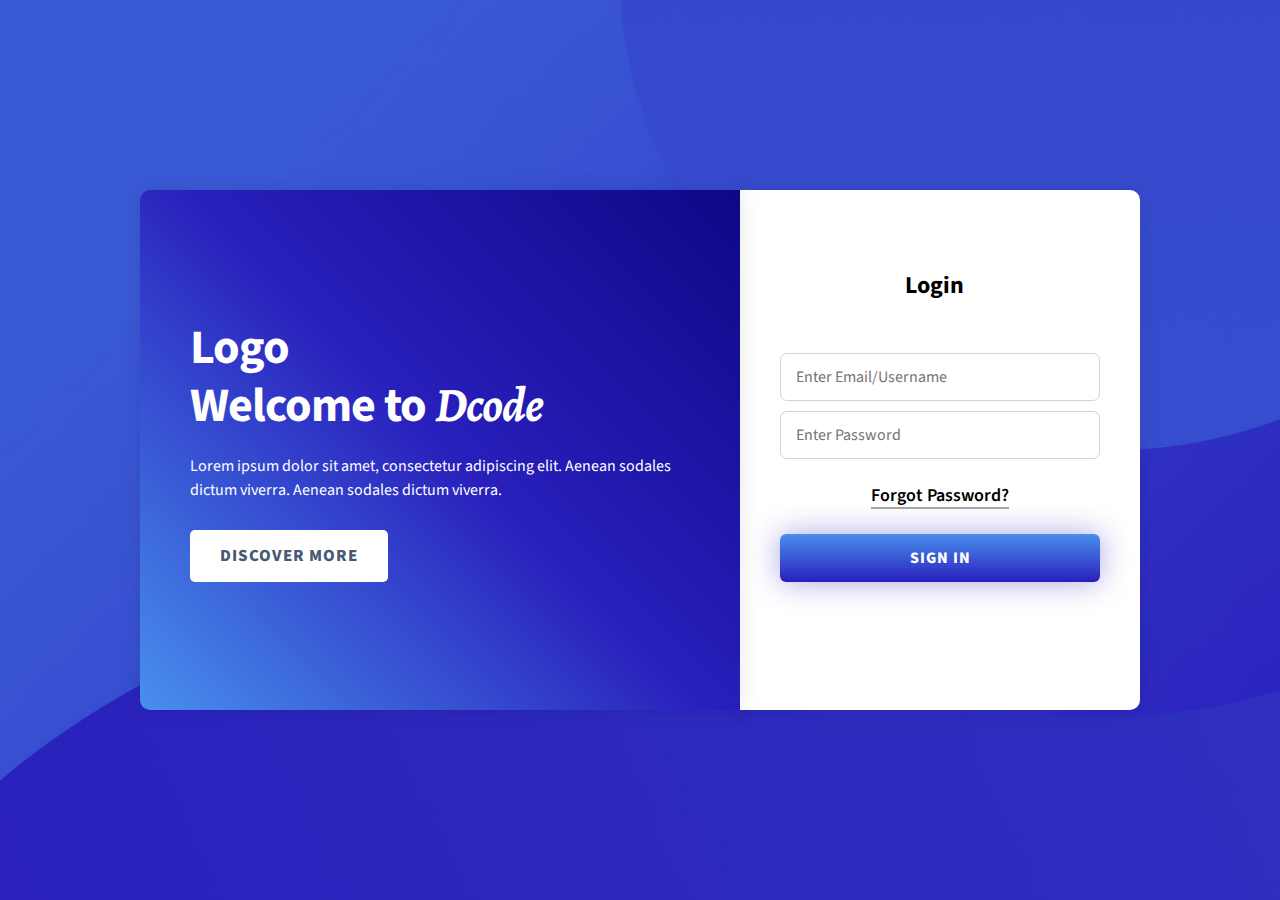
<file: login.html>
<!DOCTYPE html>
<html lang="en">

<head>
    <meta charset="UTF-8">
    <meta name="viewport" content="width=device-width, initial-scale=1.0">
    <title>Login</title>
    <link rel="stylesheet" href="style.css">

    
    <!-- 'Alegreya', serif font link-->
    <link rel="preconnect" href="https://fonts.googleapis.com">
    <link rel="preconnect" href="https://fonts.gstatic.com" crossorigin>
    <link
        href="https://fonts.googleapis.com/css2?family=Alegreya:ital,wght@0,400..900;1,400..900&family=Source+Sans+3:ital,wght@0,200..900;1,200..900&display=swap"
        rel="stylesheet">

    <!-- Source Sans 6 font link -->
    <link rel="preconnect" href="https://fonts.googleapis.com">
    <link rel="preconnect" href="https://fonts.gstatic.com" crossorigin>
    <link href="https://fonts.googleapis.com/css2?family=Source+Sans+3:ital,wght@0,200..900;1,200..900&display=swap"
        rel="stylesheet">
</head>

<body>
    <div class="log-in-container">

        <div class="log-in-inner-box">
            
            <div class="intro-box">
               
                <div class="intro-content">
                    <div class="intro-logo"><h1>Logo</h1></div>
                    <div class="intro-heading"><h1>Welcome to <span>Dcode</span></h1></div>
                    <div class="intro-para"><p>Lorem ipsum dolor sit amet, consectetur adipiscing elit. Aenean sodales dictum viverra. Aenean
                        sodales dictum viverra.</p></div>
                        <div class="intro-btn"><a href="./index.html" class="intro-btn">Discover More</a></div>

                </div>
            </div>
            <div class="form-box">
                <div class="form-box-title"><h2>Login</h2></div>
                <form action="">
                    <input type="text" class="form-control" placeholder="Enter Email/Username">
                    <input type="password" class="form-control" placeholder="Enter Password">
                   <div class="line-btn"> <a href="#" class="btn link-btn forgot-link">Forgot Password?</a></div>
                    <button class="btn btn-primary btn-full">Sign In</button>
                </form>

            </div>
        </div>
    </div>
    <script src="index.js"></script>
</body>


</html>
</file>
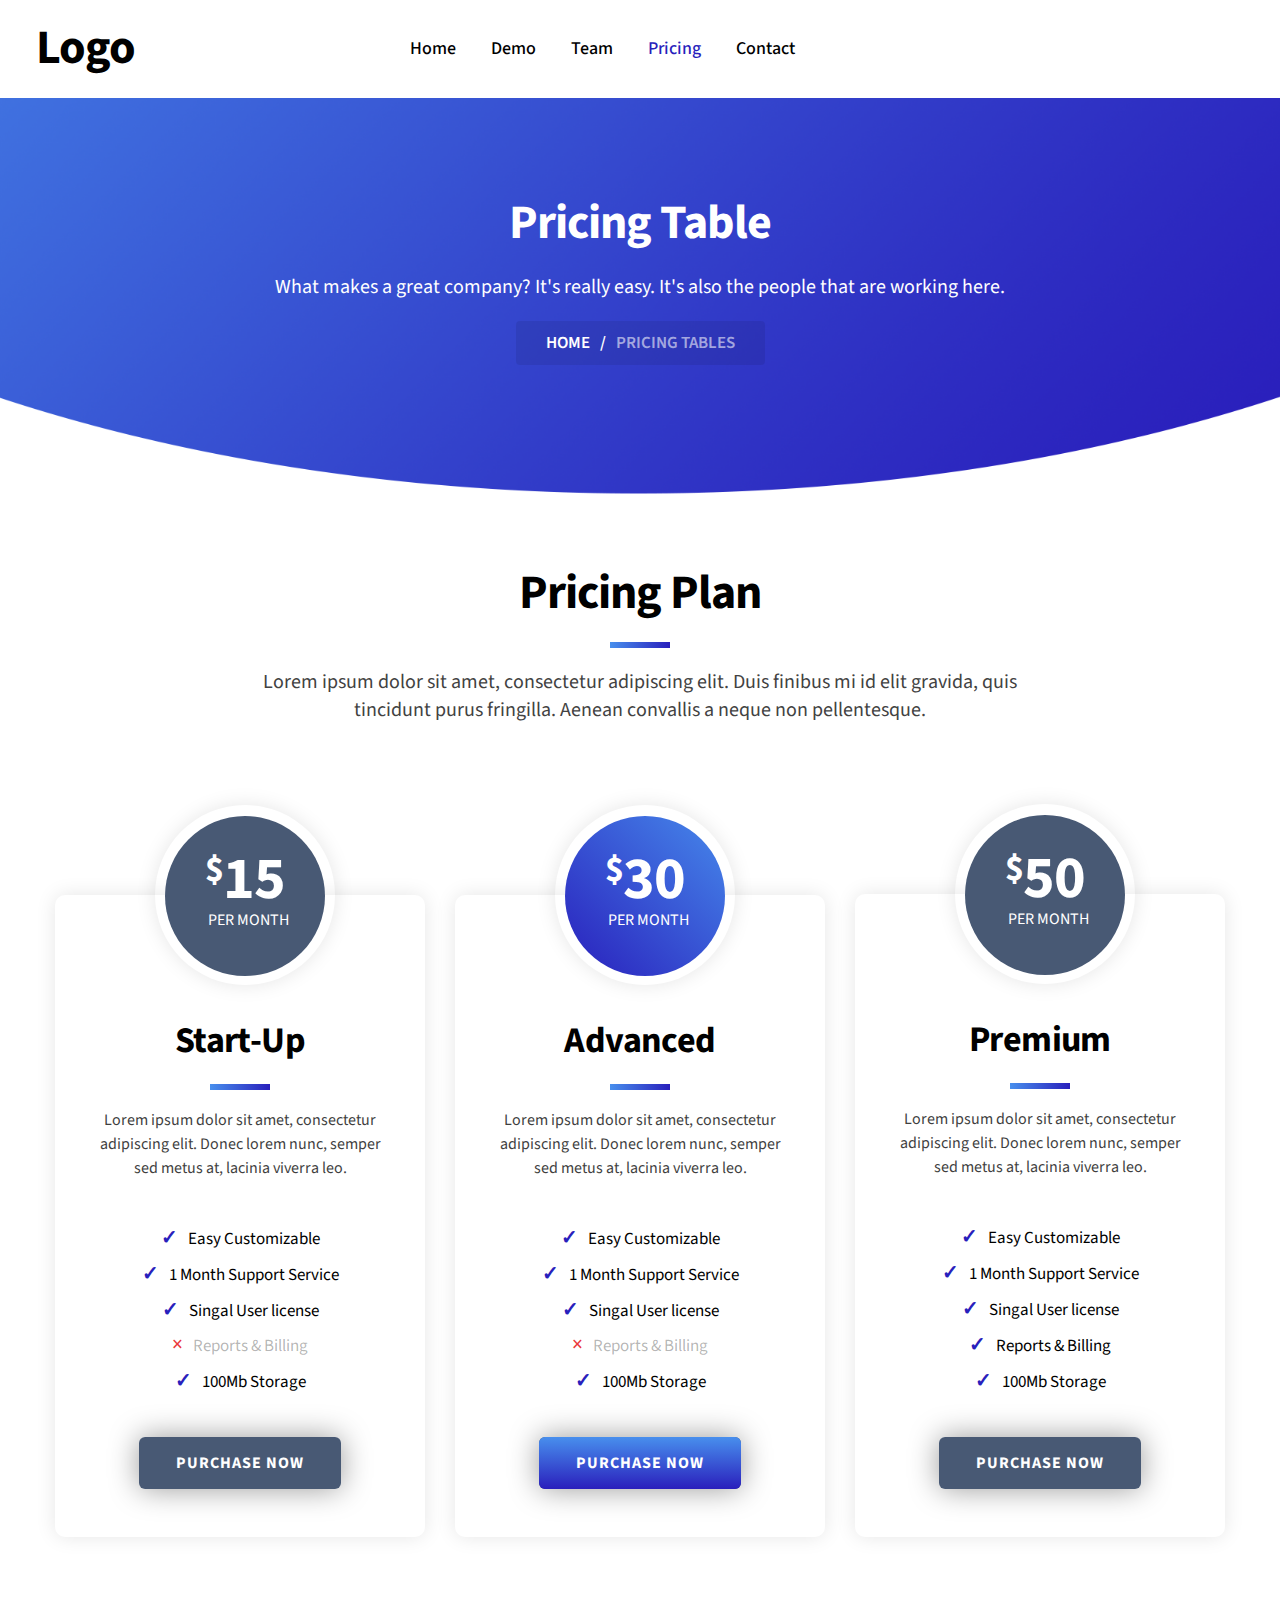
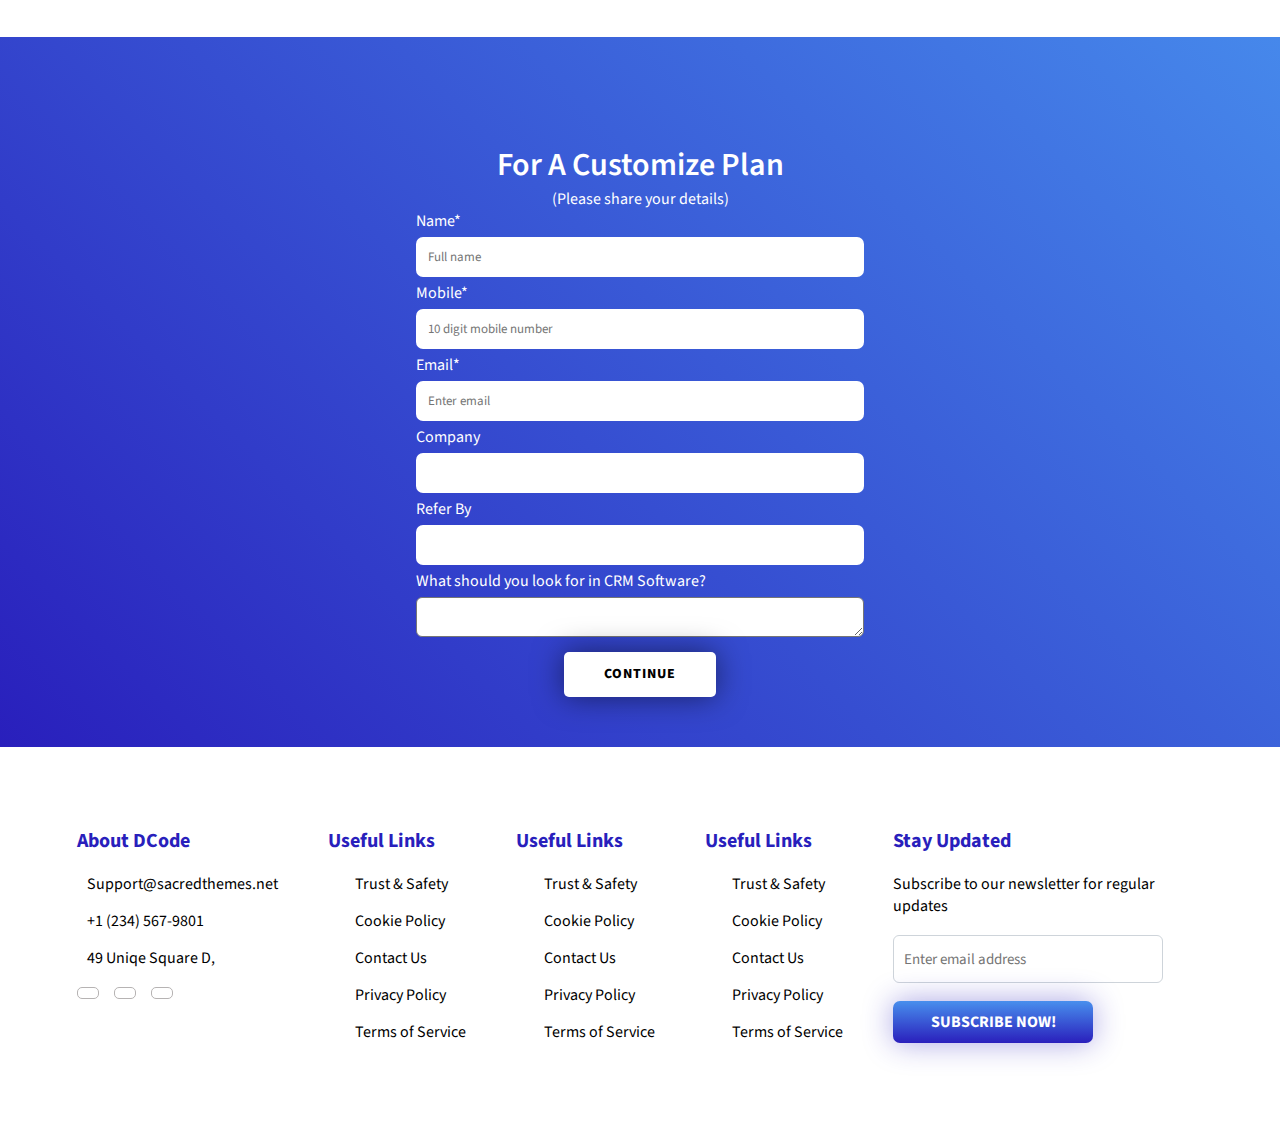
<file: price.html>
<!DOCTYPE html>
<html lang="en">

<head>
    <meta charset="UTF-8">
    <meta name="viewport" content="width=device-width, initial-scale=1.0">
    <title>Price page</title>
    <!-- css-link -->
    <link rel="stylesheet" href="style.css">

    <!-- 'Alegreya', serif font link-->
    <link rel="preconnect" href="https://fonts.googleapis.com">
    <link rel="preconnect" href="https://fonts.gstatic.com" crossorigin>
    <link
        href="https://fonts.googleapis.com/css2?family=Alegreya:ital,wght@0,400..900;1,400..900&family=Source+Sans+3:ital,wght@0,200..900;1,200..900&display=swap"
        rel="stylesheet">

    <!-- Source Sans 6 font link -->
    <link rel="preconnect" href="https://fonts.googleapis.com">
    <link rel="preconnect" href="https://fonts.gstatic.com" crossorigin>
    <link href="https://fonts.googleapis.com/css2?family=Source+Sans+3:ital,wght@0,200..900;1,200..900&display=swap"
        rel="stylesheet">

    <!-- font-awesome-link -->

    <link rel="stylesheet" href="https://cdnjs.cloudflare.com/ajax/libs/font-awesome/6.5.1/css/all.min.css"
        integrity="sha512-DTOQO9RWCH3ppGqcWaEA1BIZOC6xxalwEsw9c2QQeAIftl+Vegovlnee1c9QX4TctnWMn13TZye+giMm8e2LwA=="
        crossorigin="anonymous" referrerpolicy="no-referrer" />
</head>

<body>
    <!-- header-section -->
    <header>
        <div class="header pricing-header">
            <div class="logo-img">
                <a href="index.html"><h1>Logo</h1></a>
            </div>
            <div class="nav-bar">
                <ul class="nav-bar-links">
                    <li class="main-menu"><a href="index.html">Home</a><i class="fas fa-chevron-down"></i>
                        
                    </li>
                    <li class="main-menu"><a href="demo.html">Demo</a><i class="fas fa-chevron-down"></i>

                    </li>
                    <li class="main-menu"><a href="team.html">Team</a><i class="fas fa-chevron-down"></i>
                        
                    </li>
                    <li class="main-menu"><a href="price.html">Pricing</a><i class="fas fa-chevron-down"></i>
                       
                    </li>
                    <li><a href="contact.html">Contact</a><i class="fas fa-chevron-down"></i>

                    </li>
                </ul>
            </div>
            <div class="header-btn">
                <a href="login.html"><button class="log-in-btn pricing-btn">Sign In</button></a>

                <div class="openBtn" onclick="openSearch()"><span><i class="fa-solid fa-magnifying-glass"></i></span>
                </div>

            </div>
            <!-- Hamburger & responsive logo -->
            <div class="hamburger pricing-hamburger"><i onclick="openNav()" id="toggleButton" class="fa-solid fa-bars"></i></div>

        </div>
        <div id="myNav" class="overlayc">
            <a href="javascript:void(0)" class="closebtn" onclick="closeNav()"><i class="fa-solid fa-xmark"></i></i></a>
            <div class="overlayc-content">
                <a href="index.html">Home</a>
                <a href="price.html">Price</a>
                <a href="demo.html">Request For Demo</a>
                <a href="contact.html">Contact</a>
            </div>
        </div>
    </header>


 



    <!-- hero-banner -->
    <div class="price-hero-banner">
        <div class="price-heading">
            <h1>Pricing Table</h1>
            <p>What makes a great company? It's really easy. It's also the people that are working here.</p>
            <ul class="pricing-links">
                <li><a href="index.html">Home</a></li>
                <li id="li-colored">Pricing Tables</li>
            </ul>
        </div>

    </div>


    <!-- overlay for the search -->
    <div id="myOverlay" class="overlay">
        <span class="closebtn" onclick="closeSearch()" title="Close Overlay">×</span>
        <div class="overlay-content">
            <form action="/action_page.php">
                <input type="text" placeholder="Search.." name="search">

            </form>
        </div>
    </div>
    <!-- pricing-card-section -->
    <div class="pricing-card-section">
        <div class="card-section-heading">
            <h1>Pricing Plan</h1>
            <div class="line"></div>
            <p>Lorem ipsum dolor sit amet, consectetur adipiscing elit. Duis finibus mi id elit gravida, quis tincidunt
                purus fringilla. Aenean convallis a neque non pellentesque.</p>
        </div>
    </div>

    <div class="price-plan-card">
        <div class="price-card-row1">
            <div class="plan-cost-wrapper">
                <div class="plan-cost-box cost-box-color">
                    <div class="plan-cost-c"><sup>$</sup> 15</div>
                    <div class="plan-validity">Per month</div>
                </div>
                <div class="price-card-text">
                    <div class="plan-card-header">
                        <div class="card-title">
                            <h2>Start-Up</h2>
                        </div>
                        <div class="line"></div>
                        <p>Lorem ipsum dolor sit amet, consectetur adipiscing elit. Donec lorem nunc, semper sed metus
                            at,
                            lacinia viverra leo.</p>
                    </div>
                    <div class="plan-card-body">
                        <ul>
                            <li>Easy Customizable</li>
                            <li>1 Month Support Service</li>
                            <li>Singal User license</li>
                            <li id="cross">Reports & Billing</li>
                            <li>100Mb Storage</li>

                        </ul>
                    </div>
                    <div class="price-card-btn"><a href="">Purchase Now</a></div>
                </div>

            </div>
        </div>
        <div class="price-card-row1">
            <div class="plan-cost-wrapper">
                <div class="plan-cost-box">
                    <div class="plan-cost-c"><sup>$</sup> 30</div>
                    <div class="plan-validity">Per month</div>
                </div>
                <div class="price-card-text">
                    <div class="plan-card-header">
                        <div class="card-title">
                            <h2>Advanced</h2>
                        </div>
                        <div class="line"></div>
                        <p>Lorem ipsum dolor sit amet, consectetur adipiscing elit. Donec lorem nunc, semper sed metus
                            at,
                            lacinia viverra leo.</p>
                    </div>
                    <div class="plan-card-body">
                        <ul>
                            <li>Easy Customizable</li>
                            <li>1 Month Support Service</li>
                            <li>Singal User license</li>
                            <li id="cross">Reports & Billing</li>
                            <li>100Mb Storage</li>

                        </ul>
                    </div>
                    <div class="price-card-btn extra-color"><a href="">Purchase Now</a></div>
                </div>
            </div>
        </div>
        <div class="price-card-row1">
            <div class="plan-cost-wrapper">
                <div class="plan-cost-box cost-box-color">
                    <div class="plan-cost-c"><sup>$</sup> 50</div>
                    <div class="plan-validity">Per month</div>
                </div>
                <div class="price-card-text">
                    <div class="plan-card-header">
                        <div class="card-title">
                            <h2>Premium</h2>
                        </div>
                        <div class="line"></div>
                        <p>Lorem ipsum dolor sit amet, consectetur adipiscing elit. Donec lorem nunc, semper sed metus
                            at,
                            lacinia viverra leo.</p>

                    </div>
                    <div class="plan-card-body">
                        <ul>
                            <li>Easy Customizable</li>
                            <li>1 Month Support Service</li>
                            <li>Singal User license</li>
                            <li>Reports & Billing</li>
                            <li>100Mb Storage</li>

                        </ul>
                    </div>
                    <div class="price-card-btn"><a href="">Purchase Now</a></div>
                </div>
            </div>
        </div>
    </div>




    <div class="form-container">
        <h3>For A Customize Plan</h3>
        <p>(Please share your details)</p>
        <form action="">

            <div class="form-group">
                <label for="txtname" class="control-label">Name*</label>
                <input id="txtname" placeholder="Full name" class="form-demo" type="text" name="txtname"
                    spellcheck="false" autocomplete="off" data-rule-required="true">
            </div>
            <div class="form-group">
                <label for="txtmobile" class="control-label">Mobile*</label>
                <input id="txtmobile" placeholder="10 digit mobile number" class="form-demo" type="text"
                    name="txtmobile" spellcheck="false" autocomplete="off">
            </div>
            <div class="form-group">
                <label for="txtemail" class="control-label">Email*</label>
                <input id="txtemail" placeholder="Enter email" class="form-demo" type="text" name="txtemail"
                    spellcheck="false" autocomplete="off">
            </div>
            <div class="form-group">
                <label for="txtcompany" class="control-label">Company</label>
                <input id="txtcompany" class="form-demo" type="text" name="txtcompany" spellcheck="false"
                    autocomplete="off">
            </div>
            <div class="form-group">
                <label for="txtrefer" class="control-label">Refer By</label>
                <input id="txtrefer" class="form-demo" type="text" name="txtrefer" spellcheck="false"
                    autocomplete="off">
            </div>
            <div class="form-group">
                <label for="txtremark" class="control-label">What should you look for in CRM Software?</label>
                <textarea id="txtremark" name="txtremark" class="form-message-demo" rows="2"></textarea>
            </div>
            <button class="continue-btn">Continue</button>

        </form>

    </div>

    <!-- footer-section -->
    <footer class="footer">
        <div class="footer-links">
            <h3>About DCode</h3>
            <ul>
                <li><i class="fas fa-envelope"></i>Support@sacredthemes.net</li>
                <li><i class="fas fa-phone"></i>+1 (234) 567-9801</li>
                <li><i class="fas fa-map-marker-alt"></i> 49 Uniqe Square D, </li>
            </ul>
            <div class="social-media-links">
                <a href=""><i class="fa-brands fa-facebook"></i></a>
                <a href=""><i class="fa-brands fa-x-twitter"></i></a>
                <a href=""><i class="fa-brands fa-linkedin-in"></i></a>
            </div>
        </div>
        <div class="footer-nav">
            <h3>Useful Links</h3>
            <div class="footer-nav-links">
                <a href="">Trust & Safety</a>
                <a href="">Cookie Policy</a>
                <a href="">Contact Us</a>
                <a href="">Privacy Policy</a>
                <a href="">Terms of Service</a>
            </div>
        </div>

        <div class="footer-nav">
            <h3>Useful Links</h3>
            <div class="footer-nav-links">
                <a href="">Trust & Safety</a>
                <a href="">Cookie Policy</a>
                <a href="">Contact Us</a>
                <a href="">Privacy Policy</a>
                <a href="">Terms of Service</a>
            </div>
        </div>
        <div class="footer-nav">
            <h3>Useful Links</h3>
            <div class="footer-nav-links">
                <a href="">Trust & Safety</a>
                <a href="">Cookie Policy</a>
                <a href="">Contact Us</a>
                <a href="">Privacy Policy</a>
                <a href="">Terms of Service</a>
            </div>
        </div>
        <div class="email-section">
            <h3>Stay Updated</h3>
            <div class="div-para">Subscribe to our newsletter for regular updates</div>
            <input type="email" class="form-control-footer" id="EmailInout" placeholder="Enter email address"
                required="">
            <a href=""><button class="footer-btn">Subscribe Now!</button></a>
        </div>

    </footer>


    <script src="index.js"></script>
</body>

</html>
</file>
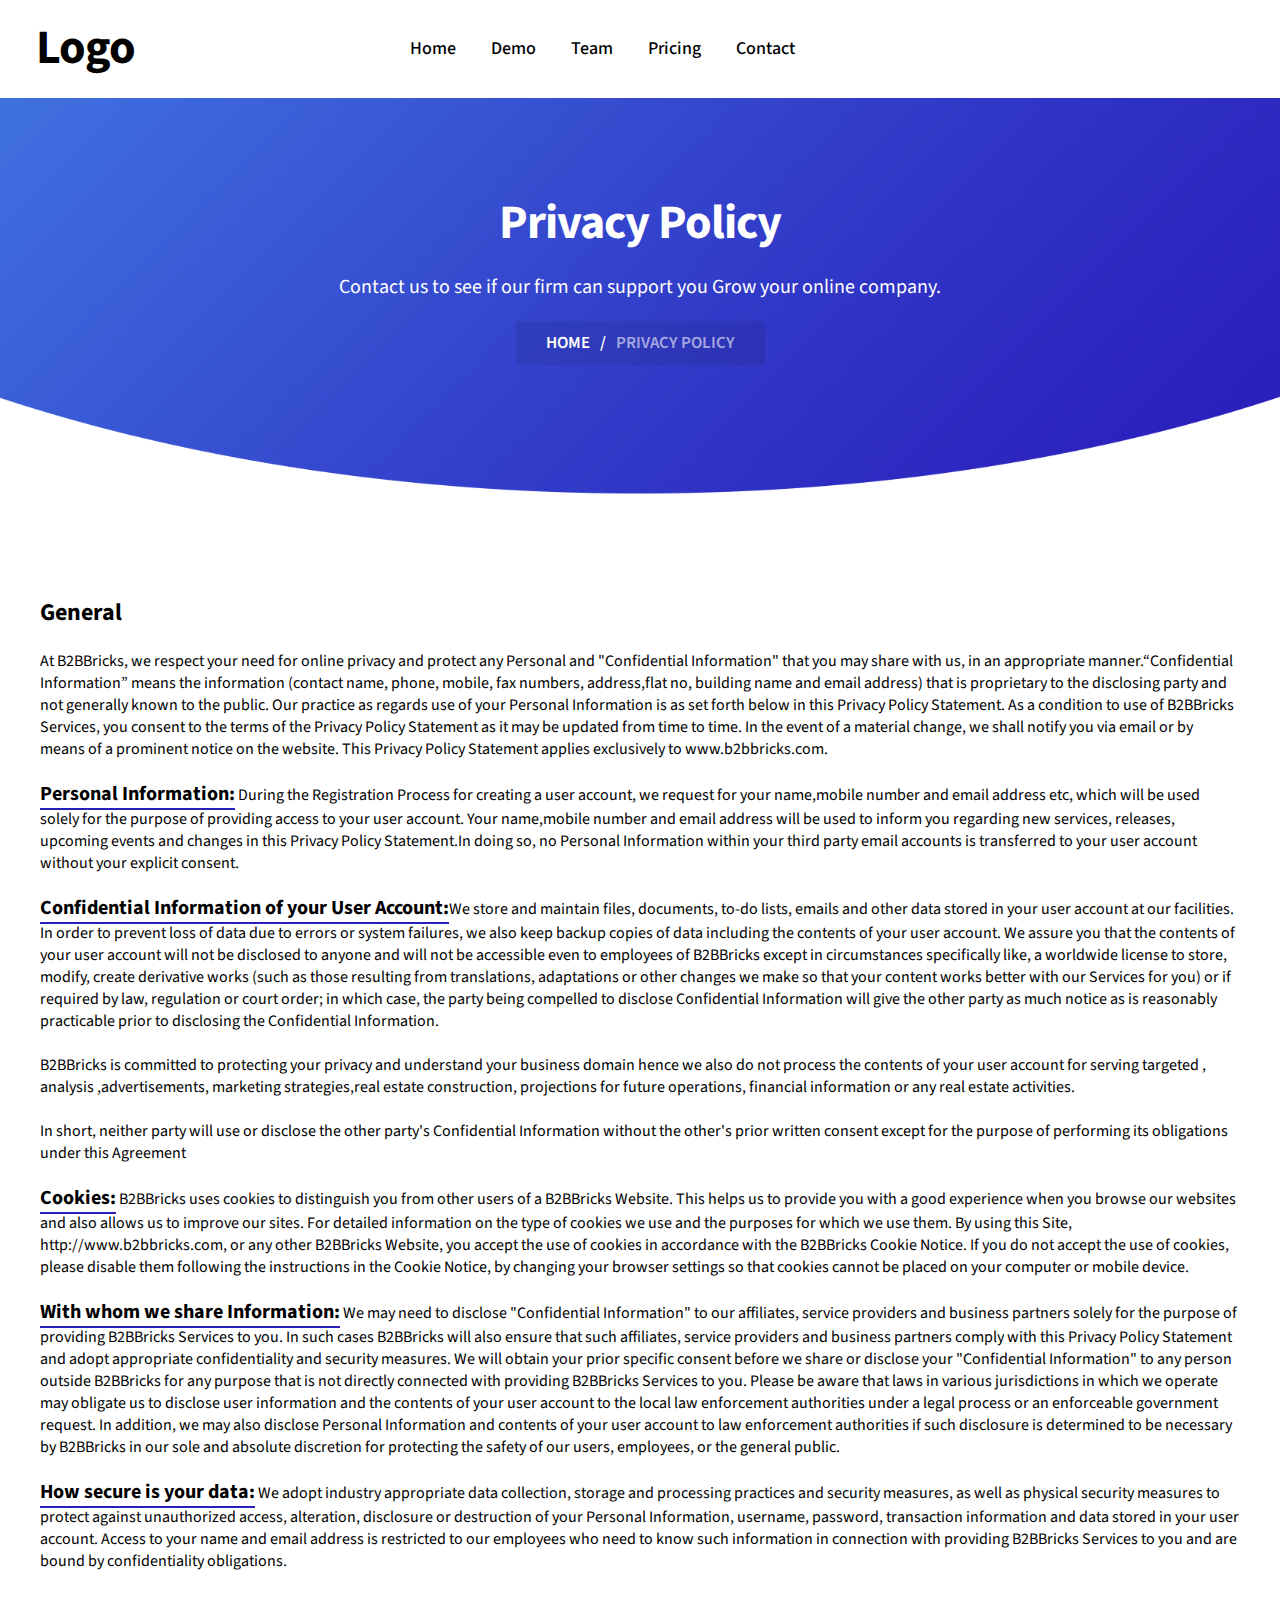
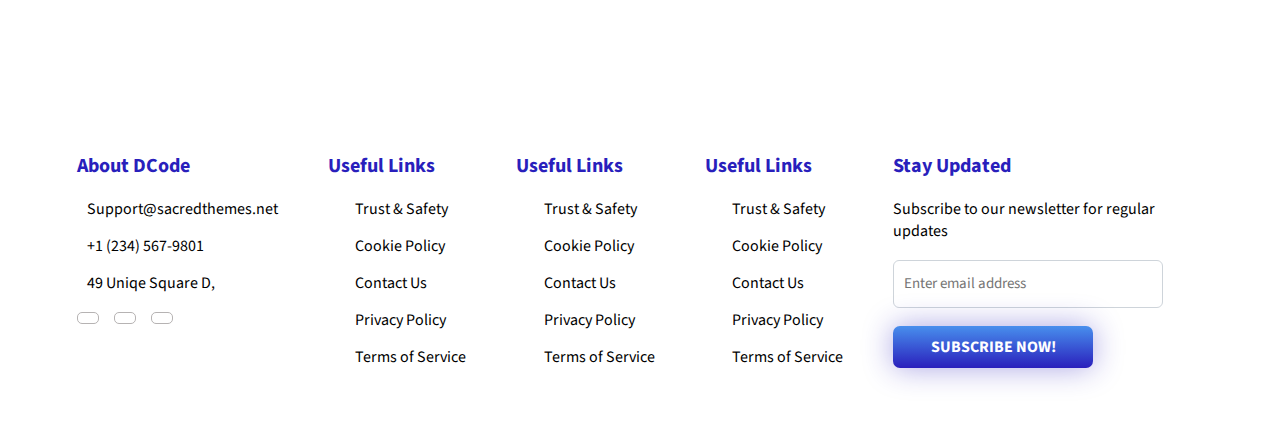
<file: privacy.html>
<!DOCTYPE html>
<html lang="en">

<head>
    <meta charset="UTF-8">
    <meta name="viewport" content="width=device-width, initial-scale=1.0">
    <title>Privacy policy</title>
    <!-- css-link -->
    <link rel="stylesheet" href="style.css">

    <!-- 'Alegreya', serif font link-->
    <link rel="preconnect" href="https://fonts.googleapis.com">
    <link rel="preconnect" href="https://fonts.gstatic.com" crossorigin>
    <link
        href="https://fonts.googleapis.com/css2?family=Alegreya:ital,wght@0,400..900;1,400..900&family=Source+Sans+3:ital,wght@0,200..900;1,200..900&display=swap"
        rel="stylesheet">

    <!-- Source Sans 6 font link -->
    <link rel="preconnect" href="https://fonts.googleapis.com">
    <link rel="preconnect" href="https://fonts.gstatic.com" crossorigin>
    <link href="https://fonts.googleapis.com/css2?family=Source+Sans+3:ital,wght@0,200..900;1,200..900&display=swap"
        rel="stylesheet">

    <!-- font-awesome-link -->

    <link rel="stylesheet" href="https://cdnjs.cloudflare.com/ajax/libs/font-awesome/6.5.1/css/all.min.css"
        integrity="sha512-DTOQO9RWCH3ppGqcWaEA1BIZOC6xxalwEsw9c2QQeAIftl+Vegovlnee1c9QX4TctnWMn13TZye+giMm8e2LwA=="
        crossorigin="anonymous" referrerpolicy="no-referrer" />

</head>

<body>
    <!-- header-section -->
    <header>
        <div class="header pricing-header">
            <div class="logo-img">
                <a href="index.html">
                    <h1>Logo</h1>
                </a>
            </div>
            <div class="nav-bar">
                <ul class="nav-bar-links">
                    <li class="main-menu"><a href="index.html">Home</a><i class="fas fa-chevron-down"></i>

                    </li>
                    <li class="main-menu"><a href="demo.html">Demo</a><i class="fas fa-chevron-down"></i>

                    </li>
                    <li class="main-menu"><a href="team.html">Team</a><i class="fas fa-chevron-down"></i>

                    </li>
                    <li class="main-menu"><a href="price.html">Pricing</a><i class="fas fa-chevron-down"></i>

                    </li>
                    <li><a href="contact.html">Contact</a><i class="fas fa-chevron-down"></i>

                    </li>
                </ul>
            </div>
            <div class="header-btn">
                <a href="login.html"><button class="log-in-btn pricing-btn">Sign In</button></a>

                <div class="openBtn" onclick="openSearch()"><span><i class="fa-solid fa-magnifying-glass"></i></span>
                </div>

            </div>
            <!-- Hamburger & responsive logo -->
            <div class="hamburger pricing-hamburger"><i onclick="openNav()" id="toggleButton"
                    class="fa-solid fa-bars"></i></div>

        </div>
        <div id="myNav" class="overlayc">
            <a href="javascript:void(0)" class="closebtn" onclick="closeNav()"><i class="fa-solid fa-xmark"></i></i></a>
            <div class="overlayc-content">
                <a href="index.html">Home</a>
                <a href="price.html">Price</a>
                <a href="demo.html">Request For Demo</a>
                <a href="#">Contact</a>
            </div>
        </div>
    </header>






    <!-- hero-banner -->
    <div class="price-hero-banner">
        <div class="price-heading">
            <h1>Privacy Policy</h1>
            <p>Contact us to see if our firm can support you Grow your online company.</p>
            <ul class="pricing-links">
                <li><a href="index.html">Home</a></li>
                <li id="li-colored">Privacy Policy</li>
            </ul>
        </div>

    </div>
    <!-- Privacy policy -->
    <div class="privacy-policy-container">
        <div class="privacy-section">
            <strong class="border-bottom-general">General</strong>
            <p>At B2BBricks, we respect your need for online privacy and protect any Personal and "Confidential
                Information" that you may share with us, in an appropriate manner.“Confidential Information” means the
                information (contact name, phone, mobile, fax numbers, address,flat no, building name and email address)
                that is proprietary to the disclosing party and not generally known to the public. Our practice as
                regards use of your Personal Information is as set forth below in this Privacy Policy Statement. As a
                condition to use of B2BBricks Services, you consent to the terms of the Privacy Policy Statement as it
                may be updated from time to time. In the event of a material change, we shall notify you via email or by
                means of a prominent notice on the website. This Privacy Policy Statement applies exclusively to
                www.b2bbricks.com.</p>
            <p><strong class="border-bottom">Personal Information:</strong>&nbsp;During the Registration Process for
                creating a user account,
                we request for your name,mobile number and email address etc, which will be used solely for the purpose
                of providing access to your user account. Your name,mobile number and email address will be used to
                inform you regarding new services, releases, upcoming events and changes in this Privacy Policy
                Statement.In doing so, no Personal Information within your third party email accounts is transferred to
                your user account without your explicit consent.</p>
            <p>
                <strong class="border-bottom">Confidential Information of your User Account:</strong>We store and
                maintain files, documents,
                to-do lists, emails and other data stored in your user account at our facilities. In order to prevent
                loss of data due to errors or system failures, we also keep backup copies of data including the contents
                of your user account. We assure you that the contents of your user account will not be disclosed to
                anyone and will not be accessible even to employees of B2BBricks except in circumstances specifically
                like, a worldwide license to store, modify, create derivative works (such as those resulting from
                translations, adaptations or other changes we make so that your content works better with our Services
                for you) or if required by law, regulation or court order; in which case, the party being compelled to
                disclose Confidential Information will give the other party as much notice as is reasonably practicable
                prior to disclosing the Confidential Information.&nbsp;<br>
                <br>
                B2BBricks is committed to protecting your privacy and understand your business domain hence we also do
                not process the contents of your user account for serving targeted , analysis ,advertisements, marketing
                strategies,real estate construction, projections for future operations, financial information or any
                real estate activities.&nbsp;<br>
                <br>
                In short, neither party will use or disclose the other party's Confidential Information without the
                other's prior written consent except for the purpose of performing its obligations under this Agreement
            </p>
            <p><strong class="border-bottom">Cookies:</strong>&nbsp;B2BBricks uses cookies to distinguish you from other
                users of a B2BBricks
                Website. This helps us to provide you with a good experience when you browse our websites and also
                allows us to improve our sites. For detailed information on the type of cookies we use and the purposes
                for which we use them. By using this Site, http://www.b2bbricks.com, or any other B2BBricks Website, you
                accept the use of cookies in accordance with the B2BBricks Cookie Notice. If you do not accept the use
                of cookies, please disable them following the instructions in the Cookie Notice, by changing your
                browser settings so that cookies cannot be placed on your computer or mobile device.</p>
            <p><strong class="border-bottom">With whom we share Information:</strong>&nbsp;We may need to disclose
                "Confidential Information"
                to our affiliates, service providers and business partners solely for the purpose of providing B2BBricks
                Services to you. In such cases B2BBricks will also ensure that such affiliates, service providers and
                business partners comply with this Privacy Policy Statement and adopt appropriate confidentiality and
                security measures. We will obtain your prior specific consent before we share or disclose your
                "Confidential Information" to any person outside B2BBricks for any purpose that is not directly
                connected with providing B2BBricks Services to you. Please be aware that laws in various jurisdictions
                in which we operate may obligate us to disclose user information and the contents of your user account
                to the local law enforcement authorities under a legal process or an enforceable government request. In
                addition, we may also disclose Personal Information and contents of your user account to law enforcement
                authorities if such disclosure is determined to be necessary by B2BBricks in our sole and absolute
                discretion for protecting the safety of our users, employees, or the general public.</p>
            <p><strong class="border-bottom"> How secure is your data:</strong>&nbsp;We adopt industry appropriate data collection, storage
                and
                processing practices and security measures, as well as physical security measures to protect against
                unauthorized access, alteration, disclosure or destruction of your Personal Information, username,
                password, transaction information and data stored in your user account. Access to your name and email
                address is restricted to our employees who need to know such information in connection with providing
                B2BBricks Services to you and are bound by confidentiality obligations.</p>
        </div>


    </div>

    <footer class="footer">
        <div class="footer-links">
            <h3>About DCode</h3>
            <ul>
                <li><i class="fas fa-envelope"></i>Support@sacredthemes.net</li>
                <li><i class="fas fa-phone"></i>+1 (234) 567-9801</li>
                <li><i class="fas fa-map-marker-alt"></i> 49 Uniqe Square D, </li>
            </ul>
            <div class="social-media-links">
                <a href=""><i class="fa-brands fa-facebook"></i></a>
                <a href=""><i class="fa-brands fa-x-twitter"></i></a>
                <a href=""><i class="fa-brands fa-linkedin-in"></i></a>
            </div>
        </div>
        <div class="footer-nav">
            <h3>Useful Links</h3>
            <div class="footer-nav-links">
                <a href="">Trust & Safety</a>
                <a href="">Cookie Policy</a>
                <a href="">Contact Us</a>
                <a href="">Privacy Policy</a>
                <a href="">Terms of Service</a>
            </div>
        </div>

        <div class="footer-nav">
            <h3>Useful Links</h3>
            <div class="footer-nav-links">
                <a href="">Trust & Safety</a>
                <a href="">Cookie Policy</a>
                <a href="">Contact Us</a>
                <a href="">Privacy Policy</a>
                <a href="">Terms of Service</a>
            </div>
        </div>
        <div class="footer-nav">
            <h3>Useful Links</h3>
            <div class="footer-nav-links">
                <a href="">Trust & Safety</a>
                <a href="">Cookie Policy</a>
                <a href="">Contact Us</a>
                <a href="">Privacy Policy</a>
                <a href="">Terms of Service</a>
            </div>
        </div>
        <div class="email-section">
            <h3>Stay Updated</h3>
            <div class="div-para">Subscribe to our newsletter for regular updates</div>
            <input type="email" class="form-control-footer" id="EmailInout" placeholder="Enter email address"
                required="">
            <a href=""><button class="footer-btn">Subscribe Now!</button></a>
        </div>

    </footer>










    <!-- overlay for the search -->
    <div id="myOverlay" class="overlay">
        <span class="closebtn" onclick="closeSearch()" title="Close Overlay">×</span>
        <div class="overlay-content">
            <form action="/action_page.php">
                <input type="text" placeholder="Search.." name="search">

            </form>
        </div>
    </div>
    <script src="index.js"></script>

</body>

</html>
</file>
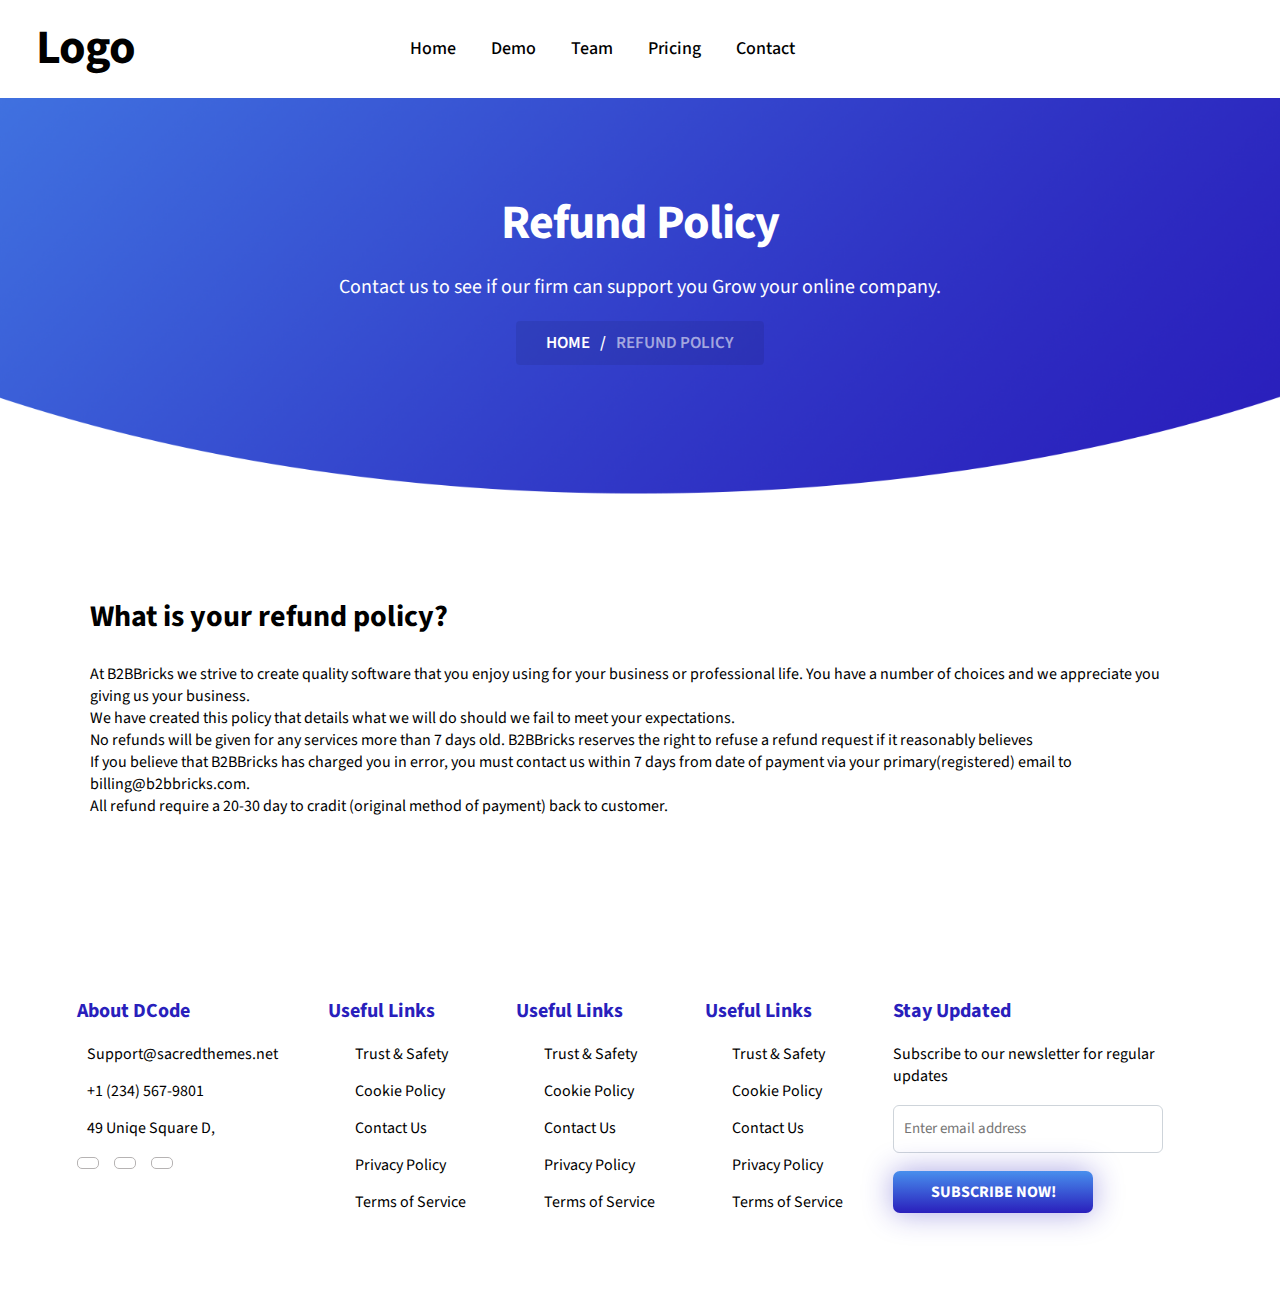
<file: refund.html>
<!DOCTYPE html>
<html lang="en">

<head>
    <meta charset="UTF-8">
    <meta name="viewport" content="width=device-width, initial-scale=1.0">
    <title>Refund</title>

    <!-- css-link -->
    <link rel="stylesheet" href="style.css">

    <!-- 'Alegreya', serif font link-->
    <link rel="preconnect" href="https://fonts.googleapis.com">
    <link rel="preconnect" href="https://fonts.gstatic.com" crossorigin>
    <link
        href="https://fonts.googleapis.com/css2?family=Alegreya:ital,wght@0,400..900;1,400..900&family=Source+Sans+3:ital,wght@0,200..900;1,200..900&display=swap"
        rel="stylesheet">

    <!-- Source Sans 6 font link -->
    <link rel="preconnect" href="https://fonts.googleapis.com">
    <link rel="preconnect" href="https://fonts.gstatic.com" crossorigin>
    <link href="https://fonts.googleapis.com/css2?family=Source+Sans+3:ital,wght@0,200..900;1,200..900&display=swap"
        rel="stylesheet">

    <!-- font-awesome-link -->

    <link rel="stylesheet" href="https://cdnjs.cloudflare.com/ajax/libs/font-awesome/6.5.1/css/all.min.css"
        integrity="sha512-DTOQO9RWCH3ppGqcWaEA1BIZOC6xxalwEsw9c2QQeAIftl+Vegovlnee1c9QX4TctnWMn13TZye+giMm8e2LwA=="
        crossorigin="anonymous" referrerpolicy="no-referrer" />


</head>

<body>

    <!-- header-section -->
    <header>
        <div class="header pricing-header">
            <div class="logo-img">
                <a href="index.html">
                    <h1>Logo</h1>
                </a>
            </div>
            <div class="nav-bar">
                <ul class="nav-bar-links">
                    <li class="main-menu"><a href="index.html">Home</a><i class="fas fa-chevron-down"></i>

                    </li>
                    <li class="main-menu"><a href="demo.html">Demo</a><i class="fas fa-chevron-down"></i>

                    </li>
                    <li class="main-menu"><a href="team.html">Team</a><i class="fas fa-chevron-down"></i>

                    </li>
                    <li class="main-menu"><a href="price.html">Pricing</a><i class="fas fa-chevron-down"></i>

                    </li>
                    <li><a href="contact.html">Contact</a><i class="fas fa-chevron-down"></i>

                    </li>
                </ul>
            </div>
            <div class="header-btn">
                <a href="login.html"><button class="log-in-btn pricing-btn">Sign In</button></a>

                <div class="openBtn" onclick="openSearch()"><span><i class="fa-solid fa-magnifying-glass"></i></span>
                </div>

            </div>
            <!-- Hamburger & responsive logo -->
            <div class="hamburger pricing-hamburger"><i onclick="openNav()" id="toggleButton"
                    class="fa-solid fa-bars"></i></div>

        </div>
        <div id="myNav" class="overlayc">
            <a href="javascript:void(0)" class="closebtn" onclick="closeNav()"><i class="fa-solid fa-xmark"></i></i></a>
            <div class="overlayc-content">
                <a href="index.html">Home</a>
                <a href="price.html">Price</a>
                <a href="demo.html">Request For Demo</a>
                <a href="#">Contact</a>
            </div>
        </div>
    </header>






    <!-- hero-banner -->
    <div class="price-hero-banner">
        <div class="price-heading">
            <h1>Refund Policy</h1>
            <p>Contact us to see if our firm can support you Grow your online company.</p>
            <ul class="pricing-links">
                <li><a href="index.html">Home</a></li>
                <li id="li-colored">Refund Policy</li>
            </ul>
        </div>

    </div>
    <div class="refund-contain">
        <div class="refund-container">


            <h3 class="text-left">What is your refund policy?</h3>

            <div class="error">
                <div class="error-body">
                    <p>At B2BBricks we strive to create quality software that you enjoy using for your business or
                        professional life. You have a number of choices and we appreciate you giving us your business.
                    </p>
                    <p>We have created this policy that details what we will do should we fail to meet your
                        expectations.
                    </p>
                    <p>No refunds will be given for any services more than 7 days old. B2BBricks reserves the right to
                        refuse a refund request if it reasonably believes </p>
                    <p>If you believe that B2BBricks has charged you in error, you must contact us within 7 days from
                        date
                        of payment via your primary(registered) email to billing@b2bbricks.com.</p>
                    <p>All refund require a 20-30 day to cradit (original method of payment) back to customer.</p>

                </div>

            </div>

        </div>
    </div>
    <footer class="footer">
        <div class="footer-links">
            <h3>About DCode</h3>
            <ul>
                <li><i class="fas fa-envelope"></i>Support@sacredthemes.net</li>
                <li><i class="fas fa-phone"></i>+1 (234) 567-9801</li>
                <li><i class="fas fa-map-marker-alt"></i> 49 Uniqe Square D, </li>
            </ul>
            <div class="social-media-links">
                <a href=""><i class="fa-brands fa-facebook"></i></a>
                <a href=""><i class="fa-brands fa-x-twitter"></i></a>
                <a href=""><i class="fa-brands fa-linkedin-in"></i></a>
            </div>
        </div>
        <div class="footer-nav">
            <h3>Useful Links</h3>
            <div class="footer-nav-links">
                <a href="">Trust & Safety</a>
                <a href="">Cookie Policy</a>
                <a href="">Contact Us</a>
                <a href="">Privacy Policy</a>
                <a href="">Terms of Service</a>
            </div>
        </div>

        <div class="footer-nav">
            <h3>Useful Links</h3>
            <div class="footer-nav-links">
                <a href="">Trust & Safety</a>
                <a href="">Cookie Policy</a>
                <a href="">Contact Us</a>
                <a href="">Privacy Policy</a>
                <a href="">Terms of Service</a>
            </div>
        </div>
        <div class="footer-nav">
            <h3>Useful Links</h3>
            <div class="footer-nav-links">
                <a href="">Trust & Safety</a>
                <a href="">Cookie Policy</a>
                <a href="">Contact Us</a>
                <a href="">Privacy Policy</a>
                <a href="">Terms of Service</a>
            </div>
        </div>
        <div class="email-section">
            <h3>Stay Updated</h3>
            <div class="div-para">Subscribe to our newsletter for regular updates</div>
            <input type="email" class="form-control-footer" id="EmailInout" placeholder="Enter email address"
                required="">
            <a href=""><button class="footer-btn">Subscribe Now!</button></a>
        </div>

    </footer>

</body>

</html>
</file>
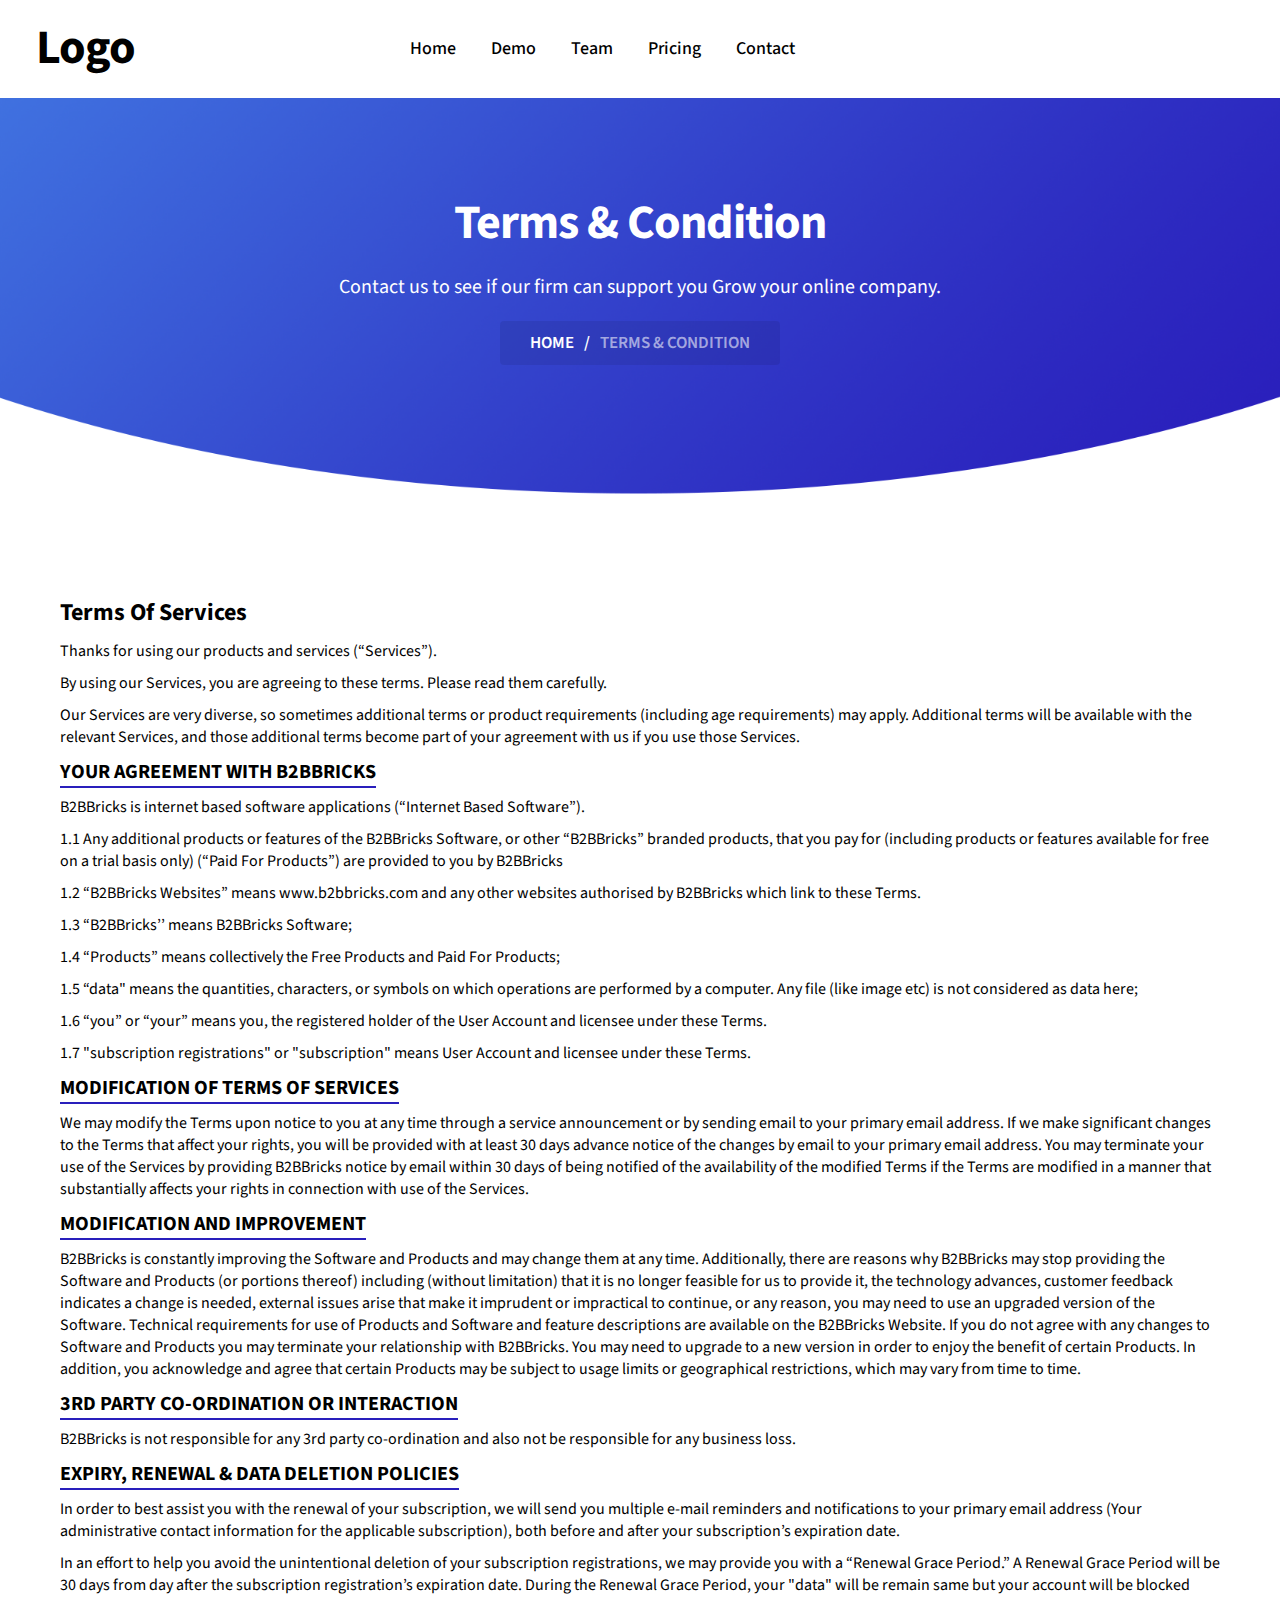
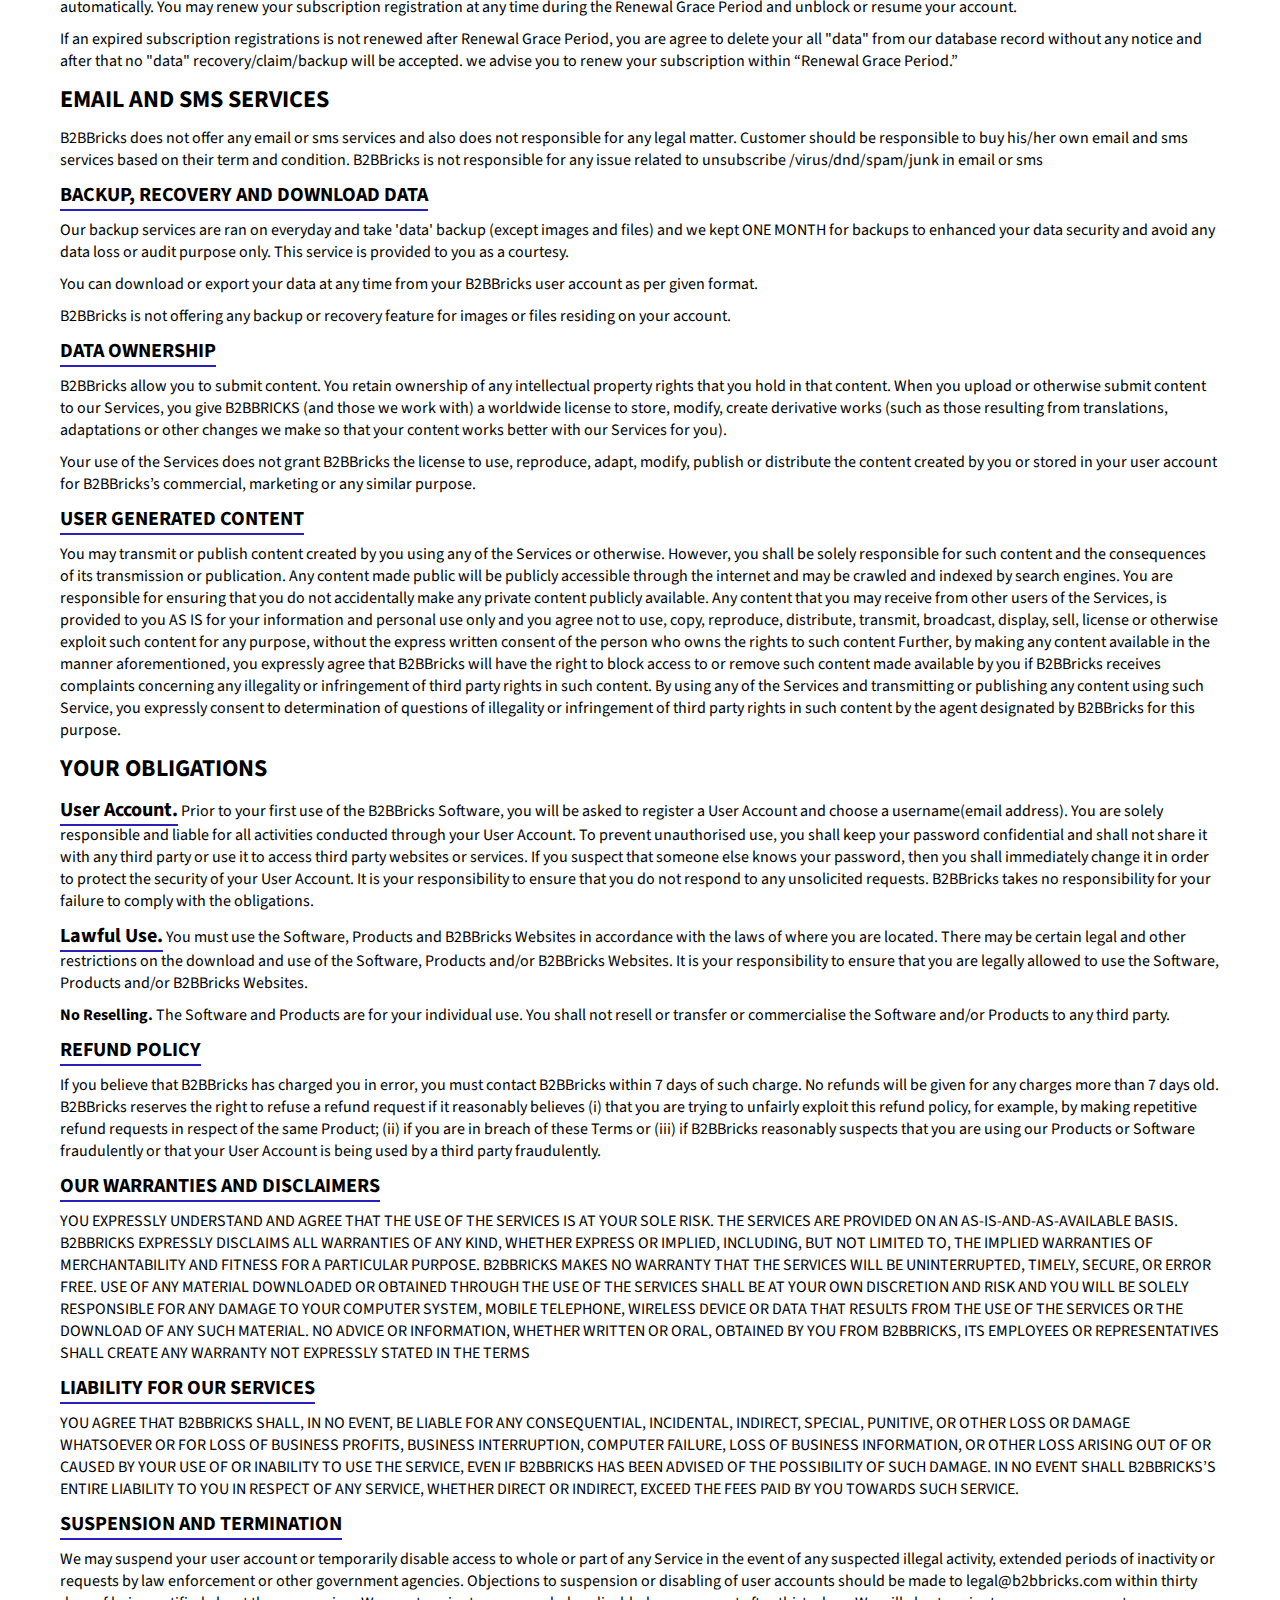
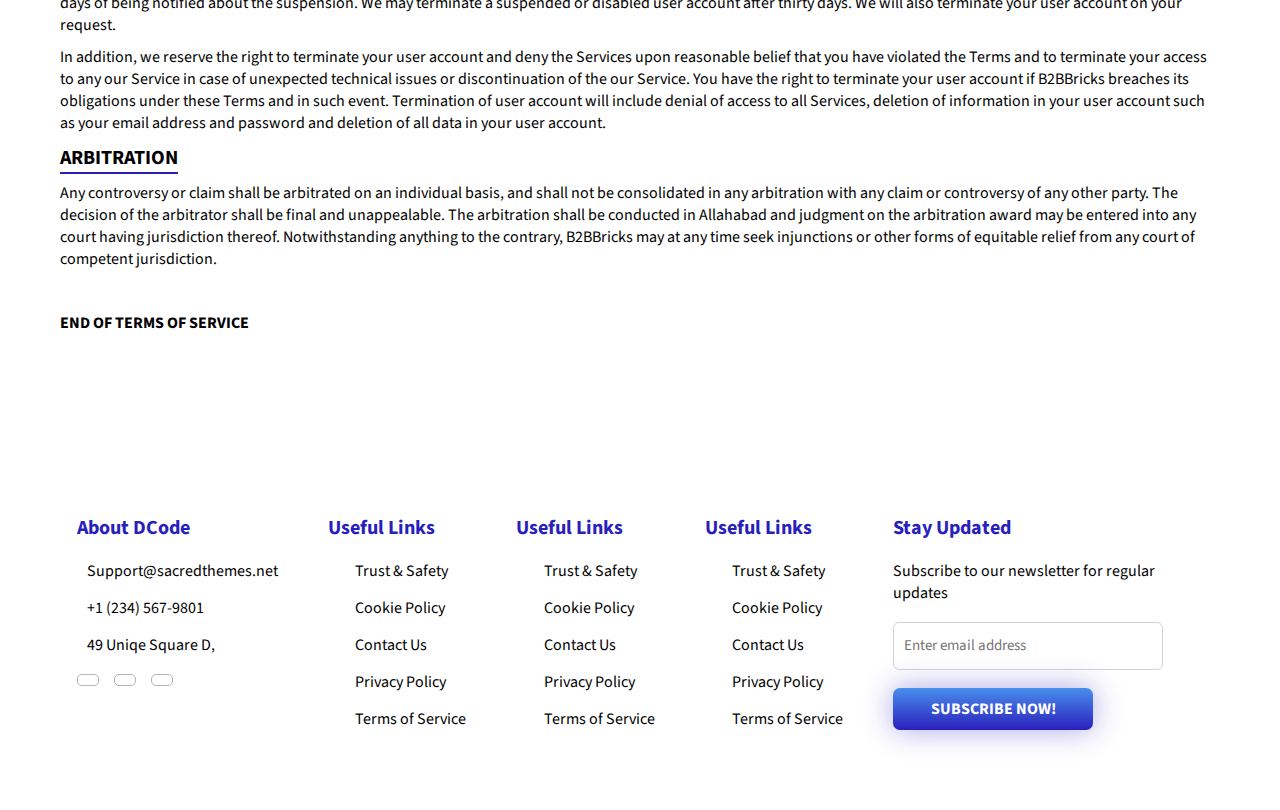
<file: terms.html>
<!DOCTYPE html>
<html lang="en">

<head>
    <meta charset="UTF-8">
    <meta name="viewport" content="width=device-width, initial-scale=1.0">
    <title>Terms & condition</title>
    <!-- css-link -->
    <link rel="stylesheet" href="style.css">

    <!-- 'Alegreya', serif font link-->
    <link rel="preconnect" href="https://fonts.googleapis.com">
    <link rel="preconnect" href="https://fonts.gstatic.com" crossorigin>
    <link
        href="https://fonts.googleapis.com/css2?family=Alegreya:ital,wght@0,400..900;1,400..900&family=Source+Sans+3:ital,wght@0,200..900;1,200..900&display=swap"
        rel="stylesheet">

    <!-- Source Sans 6 font link -->
    <link rel="preconnect" href="https://fonts.googleapis.com">
    <link rel="preconnect" href="https://fonts.gstatic.com" crossorigin>
    <link href="https://fonts.googleapis.com/css2?family=Source+Sans+3:ital,wght@0,200..900;1,200..900&display=swap"
        rel="stylesheet">

    <!-- font-awesome-link -->

    <link rel="stylesheet" href="https://cdnjs.cloudflare.com/ajax/libs/font-awesome/6.5.1/css/all.min.css"
        integrity="sha512-DTOQO9RWCH3ppGqcWaEA1BIZOC6xxalwEsw9c2QQeAIftl+Vegovlnee1c9QX4TctnWMn13TZye+giMm8e2LwA=="
        crossorigin="anonymous" referrerpolicy="no-referrer" />
</head>

<body>
    <!-- header-section -->
    <header>
        <div class="header pricing-header">
            <div class="logo-img">
                <a href="index.html">
                    <h1>Logo</h1>
                </a>
            </div>
            <div class="nav-bar">
                <ul class="nav-bar-links">
                    <li class="main-menu"><a href="index.html">Home</a><i class="fas fa-chevron-down"></i>

                    </li>
                    <li class="main-menu"><a href="demo.html">Demo</a><i class="fas fa-chevron-down"></i>

                    </li>
                    <li class="main-menu"><a href="team.html">Team</a><i class="fas fa-chevron-down"></i>

                    </li>
                    <li class="main-menu"><a href="price.html">Pricing</a><i class="fas fa-chevron-down"></i>

                    </li>
                    <li><a href="contact.html">Contact</a><i class="fas fa-chevron-down"></i>

                    </li>
                </ul>
            </div>
            <div class="header-btn">
                <a href="login.html"><button class="log-in-btn pricing-btn">Sign In</button></a>

                <div class="openBtn" onclick="openSearch()"><span><i class="fa-solid fa-magnifying-glass"></i></span>
                </div>

            </div>
            <!-- Hamburger & responsive logo -->
            <div class="hamburger pricing-hamburger"><i onclick="openNav()" id="toggleButton"
                    class="fa-solid fa-bars"></i></div>

        </div>
        <div id="myNav" class="overlayc">
            <a href="javascript:void(0)" class="closebtn" onclick="closeNav()"><i class="fa-solid fa-xmark"></i></i></a>
            <div class="overlayc-content">
                <a href="index.html">Home</a>
                <a href="price.html">Price</a>
                <a href="demo.html">Request For Demo</a>
                <a href="#">Contact</a>
            </div>
        </div>
    </header>






    <!-- hero-banner -->
    <div class="price-hero-banner">
        <div class="price-heading">
            <h1>Terms & Condition</h1>
            <p>Contact us to see if our firm can support you Grow your online company.</p>
            <ul class="pricing-links">
                <li><a href="index.html">Home</a></li>
                <li id="li-colored">Terms & Condition</li>
            </ul>
        </div>

    </div>

    <!-- terms & condition -->

    <div class="terms-container">
        <div class="term-sub-container">


            <h3 class="term-heading">Terms Of Services</h3>
            <p>Thanks for using our products and services (“Services”).</p>
            <p>By using our Services, you are agreeing to these terms. Please read them carefully.</p>
            <p>Our Services are very diverse, so sometimes additional terms or product requirements (including age
                requirements) may apply. Additional terms will be available with the relevant Services, and those
                additional terms become part of your agreement with us if you use those Services.</p>
            <p><strong class="border-bottom">YOUR AGREEMENT WITH B2BBRICKS</strong></p>
            <p>B2BBricks is internet based software applications (“Internet Based Software”).</p>
            <p>1.1 Any additional products or features of the B2BBricks Software, or other “B2BBricks” branded products,
                that you pay for (including products or features available for free on a trial basis only) (“Paid For
                Products”) are provided to you by B2BBricks</p>
            <p>1.2 “B2BBricks Websites” means www.b2bbricks.com and any other websites authorised by B2BBricks which
                link to these Terms.</p>
            <p>1.3 “B2BBricks’’ means B2BBricks Software;</p>
            <p>1.4 “Products” means collectively the Free Products and Paid For Products;</p>
            <p>1.5 “data" means the quantities, characters, or symbols on which operations are performed by a computer.
                Any file (like image etc) is not considered as data here;</p>
            <p>1.6 “you” or “your” means you, the registered holder of the User Account and licensee under these Terms.
            </p>
            <p>1.7 "subscription registrations" or "subscription" means User Account and licensee under these Terms.</p>

            <p><strong class="border-bottom">MODIFICATION OF TERMS OF SERVICES</strong></p>
            <p>We may modify the Terms upon notice to you at any time through a service announcement or by sending email
                to your primary email address. If we make significant changes to the Terms that affect your rights, you
                will be provided with at least 30 days advance notice of the changes by email to your primary email
                address. You may terminate your use of the Services by providing B2BBricks notice by email within 30
                days of being notified of the availability of the modified Terms if the Terms are modified in a manner
                that substantially affects your rights in connection with use of the Services. </p>

            <p><strong class="border-bottom">MODIFICATION AND IMPROVEMENT</strong></p>
            <p>B2BBricks is constantly improving the Software and Products and may change them at any time.
                Additionally, there are reasons why B2BBricks may stop providing the Software and Products (or portions
                thereof) including (without limitation) that it is no longer feasible for us to provide it, the
                technology advances, customer feedback indicates a change is needed, external issues arise that make it
                imprudent or impractical to continue, or any reason, you may need to use an upgraded version of the
                Software. Technical requirements for use of Products and Software and feature descriptions are available
                on the B2BBricks Website. If you do not agree with any changes to Software and Products you may
                terminate your relationship with B2BBricks. You may need to upgrade to a new version in order to enjoy
                the benefit of certain Products. In addition, you acknowledge and agree that certain Products may be
                subject to usage limits or geographical restrictions, which may vary from time to time.</p>

            <p><strong class="border-bottom">3RD PARTY CO-ORDINATION OR INTERACTION</strong></p>
            <p>B2BBricks is not responsible for any 3rd party co-ordination and also not be responsible for any business
                loss.</p>

            <p><strong class="border-bottom">EXPIRY, RENEWAL &amp; DATA DELETION POLICIES</strong></p>
            <p>In order to best assist you with the renewal of your subscription, we will send you multiple e-mail
                reminders and notifications to your primary email address (Your administrative contact information for
                the applicable subscription), both before and after your subscription’s expiration date.</p>

            <p>In an effort to help you avoid the unintentional deletion of your subscription registrations, we may
                provide you with a “Renewal Grace Period.” A Renewal Grace Period will be 30 days from day after the
                subscription registration’s expiration date. During the Renewal Grace Period, your "data" will be remain
                same but your account will be blocked automatically. You may renew your subscription registration at any
                time during the Renewal Grace Period and unblock or resume your account.</p>

            <p>If an expired subscription registrations is not renewed after Renewal Grace Period, you are agree to
                delete your all "data" from our database record without any notice and after that no "data"
                recovery/claim/backup will be accepted. we advise you to renew your subscription within “Renewal Grace
                Period.”</p>
            <p><strong  class="term-heading">EMAIL AND SMS SERVICES</strong></p>
            <p>B2BBricks does not offer any email or sms services and also does not responsible for any legal matter.
                Customer should be responsible to buy his/her own email and sms services based on their term and
                condition. B2BBricks is not responsible for any issue related to unsubscribe /virus/dnd/spam/junk in
                email or sms</p>
            <p><strong class="border-bottom">BACKUP, RECOVERY AND DOWNLOAD DATA</strong></p>
            <p>Our backup services are ran on everyday and take 'data' backup (except images and files) and we kept ONE
                MONTH for backups to enhanced your data security and avoid any data loss or audit purpose only. This
                service is provided to you as a courtesy.</p>
            <p>You can download or export your data at any time from your B2BBricks user account as per given format.
            </p>
            <p>B2BBricks is not offering any backup or recovery feature for images or files residing on your account.
            </p>


            <p><strong class="border-bottom">DATA OWNERSHIP</strong>&nbsp;</p>
            <p>B2BBricks allow you to submit content. You retain ownership of any intellectual property rights that you
                hold in that content. When you upload or otherwise submit content to our Services, you give B2BBRICKS
                (and those we work with) a worldwide license to store, modify, create derivative works (such as those
                resulting from translations, adaptations or other changes we make so that your content works better with
                our Services for you). </p>
            <p>Your use of the Services does not grant B2BBricks the license to use, reproduce, adapt, modify, publish
                or distribute the content created by you or stored in your user account for B2BBricks’s commercial,
                marketing or any similar purpose.</p>

            <p><strong class="border-bottom">USER GENERATED CONTENT</strong></p>
            <p>You may transmit or publish content created by you using any of the Services or otherwise. However, you
                shall be solely responsible for such content and the consequences of its transmission or publication.
                Any content made public will be publicly accessible through the internet and may be crawled and indexed
                by search engines. You are responsible for ensuring that you do not accidentally make any private
                content publicly available. Any content that you may receive from other users of the Services, is
                provided to you AS IS for your information and personal use only and you agree not to use, copy,
                reproduce, distribute, transmit, broadcast, display, sell, license or otherwise exploit such content for
                any purpose, without the express written consent of the person who owns the rights to such content
                Further, by making any content available in the manner aforementioned, you expressly agree that
                B2BBricks will have the right to block access to or remove such content made available by you if
                B2BBricks receives complaints concerning any illegality or infringement of third party rights in such
                content. By using any of the Services and transmitting or publishing any content using such Service, you
                expressly consent to determination of questions of illegality or infringement of third party rights in
                such content by the agent designated by B2BBricks for this purpose.</p>

            <p><strong class="term-heading">YOUR OBLIGATIONS</strong></p>
            <p><strong class="border-bottom">User Account.</strong>&nbsp;Prior to your first use of the B2BBricks Software, you will be asked
                to register a User Account and choose a username(email address). You are solely responsible and liable
                for all activities conducted through your User Account. To prevent unauthorised use, you shall keep your
                password confidential and shall not share it with any third party or use it to access third party
                websites or services. If you suspect that someone else knows your password, then you shall immediately
                change it in order to protect the security of your User Account. It is your responsibility to ensure
                that you do not respond to any unsolicited requests. B2BBricks takes no responsibility for your failure
                to comply with the obligations.</p>
            <p><strong class="border-bottom">Lawful Use.</strong>&nbsp;You must use the Software, Products and B2BBricks Websites in
                accordance with the laws of where you are located. There may be certain legal and other restrictions on
                the download and use of the Software, Products and/or B2BBricks Websites. It is your responsibility to
                ensure that you are legally allowed to use the Software, Products and/or B2BBricks Websites.</p>
            <p><strong>No Reselling.</strong>&nbsp;The Software and Products are for your individual use. You shall not
                resell or transfer or commercialise the Software and/or Products to any third party.</p>

            <p><strong class="border-bottom">REFUND POLICY</strong></p>
            <p>If you believe that B2BBricks has charged you in error, you must contact B2BBricks within 7 days of such
                charge. No refunds will be given for any charges more than 7 days old. B2BBricks reserves the right to
                refuse a refund request if it reasonably believes (i) that you are trying to unfairly exploit this
                refund policy, for example, by making repetitive refund requests in respect of the same Product; (ii) if
                you are in breach of these Terms or (iii) if B2BBricks reasonably suspects that you are using our
                Products or Software fraudulently or that your User Account is being used by a third party fraudulently.
            </p>


            <p><strong class="border-bottom">OUR WARRANTIES AND DISCLAIMERS</strong></p>
            <p>YOU EXPRESSLY UNDERSTAND AND AGREE THAT THE USE OF THE SERVICES IS AT YOUR SOLE RISK. THE SERVICES ARE
                PROVIDED ON AN AS-IS-AND-AS-AVAILABLE BASIS. B2BBRICKS EXPRESSLY DISCLAIMS ALL WARRANTIES OF ANY KIND,
                WHETHER EXPRESS OR IMPLIED, INCLUDING, BUT NOT LIMITED TO, THE IMPLIED WARRANTIES OF MERCHANTABILITY AND
                FITNESS FOR A PARTICULAR PURPOSE. B2BBRICKS MAKES NO WARRANTY THAT THE SERVICES WILL BE UNINTERRUPTED,
                TIMELY, SECURE, OR ERROR FREE. USE OF ANY MATERIAL DOWNLOADED OR OBTAINED THROUGH THE USE OF THE
                SERVICES SHALL BE AT YOUR OWN DISCRETION AND RISK AND YOU WILL BE SOLELY RESPONSIBLE FOR ANY DAMAGE TO
                YOUR COMPUTER SYSTEM, MOBILE TELEPHONE, WIRELESS DEVICE OR DATA THAT RESULTS FROM THE USE OF THE
                SERVICES OR THE DOWNLOAD OF ANY SUCH MATERIAL. NO ADVICE OR INFORMATION, WHETHER WRITTEN OR ORAL,
                OBTAINED BY YOU FROM B2BBRICKS, ITS EMPLOYEES OR REPRESENTATIVES SHALL CREATE ANY WARRANTY NOT EXPRESSLY
                STATED IN THE TERMS</p>


            <p><strong class="border-bottom">LIABILITY FOR OUR SERVICES</strong></p>
            <p>YOU AGREE THAT B2BBRICKS SHALL, IN NO EVENT, BE LIABLE FOR ANY CONSEQUENTIAL, INCIDENTAL, INDIRECT,
                SPECIAL, PUNITIVE, OR OTHER LOSS OR DAMAGE WHATSOEVER OR FOR LOSS OF BUSINESS PROFITS, BUSINESS
                INTERRUPTION, COMPUTER FAILURE, LOSS OF BUSINESS INFORMATION, OR OTHER LOSS ARISING OUT OF OR CAUSED BY
                YOUR USE OF OR INABILITY TO USE THE SERVICE, EVEN IF B2BBRICKS HAS BEEN ADVISED OF THE POSSIBILITY OF
                SUCH DAMAGE. IN NO EVENT SHALL B2BBRICKS’S ENTIRE LIABILITY TO YOU IN RESPECT OF ANY SERVICE, WHETHER
                DIRECT OR INDIRECT, EXCEED THE FEES PAID BY YOU TOWARDS SUCH SERVICE.</p>


            <p><strong class="border-bottom">SUSPENSION AND TERMINATION</strong></p>
            <p>We may suspend your user account or temporarily disable access to whole or part of any Service in the
                event of any suspected illegal activity, extended periods of inactivity or requests by law enforcement
                or other government agencies. Objections to suspension or disabling of user accounts should be made to
                legal@b2bbricks.com within thirty days of being notified about the suspension. We may terminate a
                suspended or disabled user account after thirty days. We will also terminate your user account on your
                request.</p>
            <p>In addition, we reserve the right to terminate your user account and deny the Services upon reasonable
                belief that you have violated the Terms and to terminate your access to any our Service in case of
                unexpected technical issues or discontinuation of the our Service. You have the right to terminate your
                user account if B2BBricks breaches its obligations under these Terms and in such event. Termination of
                user account will include denial of access to all Services, deletion of information in your user account
                such as your email address and password and deletion of all data in your user account.</p>

            <p><strong class="border-bottom">ARBITRATION</strong></p>
            <p>Any controversy or claim shall be arbitrated on an individual basis, and shall not be consolidated in any
                arbitration with any claim or controversy of any other party. The decision of the arbitrator shall be
                final and unappealable. The arbitration shall be conducted in Allahabad and judgment on the arbitration
                award may be entered into any court having jurisdiction thereof. Notwithstanding anything to the
                contrary, B2BBricks may at any time seek injunctions or other forms of equitable relief from any court
                of competent jurisdiction.</p>

            <br>
            <p><strong>END OF TERMS OF SERVICE</strong></p>
        </div>
    </div>


    <footer class="footer">
        <div class="footer-links">
            <h3>About DCode</h3>
            <ul>
                <li><i class="fas fa-envelope"></i>Support@sacredthemes.net</li>
                <li><i class="fas fa-phone"></i>+1 (234) 567-9801</li>
                <li><i class="fas fa-map-marker-alt"></i> 49 Uniqe Square D, </li>
            </ul>
            <div class="social-media-links">
                <a href=""><i class="fa-brands fa-facebook"></i></a>
                <a href=""><i class="fa-brands fa-x-twitter"></i></a>
                <a href=""><i class="fa-brands fa-linkedin-in"></i></a>
            </div>
        </div>
        <div class="footer-nav">
            <h3>Useful Links</h3>
            <div class="footer-nav-links">
                <a href="">Trust & Safety</a>
                <a href="">Cookie Policy</a>
                <a href="">Contact Us</a>
                <a href="">Privacy Policy</a>
                <a href="">Terms of Service</a>
            </div>
        </div>

        <div class="footer-nav">
            <h3>Useful Links</h3>
            <div class="footer-nav-links">
                <a href="">Trust & Safety</a>
                <a href="">Cookie Policy</a>
                <a href="">Contact Us</a>
                <a href="">Privacy Policy</a>
                <a href="">Terms of Service</a>
            </div>
        </div>
        <div class="footer-nav">
            <h3>Useful Links</h3>
            <div class="footer-nav-links">
                <a href="">Trust & Safety</a>
                <a href="">Cookie Policy</a>
                <a href="">Contact Us</a>
                <a href="">Privacy Policy</a>
                <a href="">Terms of Service</a>
            </div>
        </div>
        <div class="email-section">
            <h3>Stay Updated</h3>
            <div class="div-para">Subscribe to our newsletter for regular updates</div>
            <input type="email" class="form-control-footer" id="EmailInout" placeholder="Enter email address"
                required="">
            <a href=""><button class="footer-btn">Subscribe Now!</button></a>
        </div>

    </footer>







    <script src="index.js"></script>
</body>

</html>
</file>
<file: style.css>
* {
    padding: 0;
    margin: 0;
    box-sizing: border-box;
    font-family: "Source Sans 3";
}

body {
    width: 100%;
    overflow-x: hidden;
    margin: 0 auto;
    display: flex;
    flex-direction: column;
    align-items: center;
    justify-content: center;



}

.fixed .nav-bar-links li a.active,
.nav-bar-links li a.active+i {
    color: #291fbc;
}

.nav-bar-links li .home-link.active {
    color: rgba(255, 255, 255, 0.37);
}

.nav-bar-links li .home-link i.active {
    color: rgba(255, 255, 255, 0.37);
}


.nav-bar-links li a.active,
.nav-bar-links li a.active+i {
    color: #291fbc;
    /* Change the color to your desired color */
}

.header {
    display: flex;
    gap: 263px;
    align-items: center;
    justify-content: space-around;
    color: #fff;
    background-color: transparent;
    padding: 20px 30px !important;
    transition: background-color 0.3s ease;
    position: fixed;
    width: 100%;
    z-index: 900;
    width: 100%;
    top: 0;
    left: 0;

}

.logo-img a {
    text-decoration: none;
}

.main-menu {
    position: relative;
}

.nav-bar-links {
    display: flex;
    list-style: none;
    gap: 30px;

}

.nav-bar-links a {
    text-decoration: none;
    margin-left: 1px;
    font-size: 18px;
    font-weight: 500;
    color: #fff;
}

.nav-bar-responsive {
    position: absolute;
    background-color: #fff;
    left: 169px;
    height: 400px;
    padding: 90px 0px 40px 30px;
    width: 54%;
    display: none;
    z-index: 999;
    transition: 0.8s ease-in-out;
}


.sign-in-btn a {
    text-decoration: none;
    color: #fff;
    background-image: linear-gradient(-135deg, #4688eb 0%, #291fbc 100%);
    padding: 10px 20px;
    border-radius: 5px;
    text-transform: uppercase;
    margin-top: 5px;
    position: relative;
    top: 30px;
}

.nav-bar-responsive .nav-bar .nav-bar-links {
    display: flex;
    flex-direction: column;
    background-color: #fff;
    color: #000;
}


.nav-bar-links-responsive li a {
    color: #000;
    text-decoration: none;

}

.nav-bar-links-responsive li {
    list-style-type: none;
}

.nav-bar ul li {
    display: flex;
    gap: 4px;
    align-items: center;
}

.nav-bar-links li i {
    font-size: 13px !important;
}

.log-in-btn {
    font-weight: 600;
    padding: 11px 30px;
    border-radius: 5px;
    border: none;
    color: white;
    cursor: pointer;
    border: 2px solid white;
    font-size: 16px;
    text-transform: uppercase;
    background: none;
    transition: 0.3s ease-in-out;
}

.request-btn {
    background-color: #e67e22;
    padding: 10px;
    border-radius: 20px;
    border: none;
    color: #fff;
    cursor: pointer;
    font-size: 16px;
}

.header-btn {
    display: flex;
    gap: 2rem;
    align-items: center;
    justify-content: center;

}

.header-btn i {
    padding: 11px;
    color: #000;
    background-color: #fff;
    border-radius: 50%;
}

.fixed .header-btn i {
    padding: 11px;
    border-radius: 50%;
    background-image: linear-gradient(-135deg, #4688eb 0%, #291fbc 100%);
    color: #fff;
}

.fixed .openBtn span::before {
    content: "";
    position: absolute;
    width: 100%;
    height: 100%;
    background-color: inherit;
    border-radius: 50%;
    z-index: -1;
    animation: ripple 1.5s ease-out infinite;
    animation-delay: 0.2s;
    background-color: #1606f594;
}


@keyframes ripple {
    from {
        opacity: 1;
        transform: scale(0);
    }

    to {
        opacity: 0;
        transform: scale(3);
    }
}

.earn-btn {
    padding: 10px;
    border-radius: 20px;
    border: none;
    color: #fff;
    background-color: #3498db;
    cursor: pointer;
    font-size: 16px;
}

.hero-banner {
    display: flex;
    align-items: center;
    justify-content: center;
    color: #fff;
    gap: 90px;
    width: 100%;
    background-size: cover;
}

#main-heading {

    font-size: 48px;
}

#heading1 {
    color: rgb(255 139 0);
}

/* hero-section -animation */
.slide-in-left {
    -webkit-animation: slide-in-left 0.9s cubic-bezier(0.250, 0.460, 0.450, 0.940) both;
    animation: slide-in-left 0.9s cubic-bezier(0.250, 0.460, 0.450, 0.940) both;
}



@-webkit-keyframes slide-in-left {
    0% {
        -webkit-transform: translateX(-200px);
        transform: translateX(-200px);
        opacity: 0;
    }

    100% {
        -webkit-transform: translateX(0);
        transform: translateX(0);
        opacity: 1;
    }
}

@keyframes slide-in-left {
    0% {
        -webkit-transform: translateX(-200px);
        transform: translateX(-200px);
        opacity: 0;
    }

    100% {
        -webkit-transform: translateX(0);
        transform: translateX(0);
        opacity: 1;
    }
}

.main {
    display: flex;
    gap: 18px;
    flex-direction: column;
    align-items: center;
    width: 100%;
}

.sub-heading {
    font-size: 47px;
    font-weight: 700;

    letter-spacing: -1px;
}

.cloud img {
    background: blue;
    border-radius: 50%;
    padding: 20px;
    width: 100px;
}

.cloud {
    width: 385px;
    height: 300px;
    display: flex;
    flex-direction: column;
    gap: 20px;
    align-items: center;
    box-shadow: 10px 0px 20px 10px #dadada;
    padding: 40px 30px;
    justify-content: center;
    border-radius: 10px;
    z-index: 1;
    overflow: hidden;
    position: relative;

}

.cloud::before {
    content: '';
    position: absolute;
    top: 0;
    left: 0;
    background: linear-gradient(-135deg, #4688eb 0%, #291fbc 100%);
    width: 100%;
    height: 100%;
    transform: translateY(100%);

    transition: transform 0.5s ease;

}

.cloud:hover::before {
    transform: translateY(0);
    z-index: -1;
}

.cloud i {
    color: #2a1fbc;
}

.cloud h4 {
    font-size: 24px;

    letter-spacing: -0.4px;
}

.cloud i {
    font-size: 60px;
}

.text p {
    text-align: center !important;
}

.cloud p {
    font-size: 16px !important;
    width: 100% !important;
    color: #272827;
    line-height: 1.5;
    text-align: center;
}

.cloud:hover i,
.cloud:hover h4,
.cloud:hover p {
    color: #fff;

    transition: color 0.3s ease;
}

.top-section {
    width: 100%;
    display: flex;
    flex-direction: column;
    align-items: center;
    gap: 20px;
}

.icon-section {

    display: flex;
    align-items: center;
    justify-content: center;
    width: 100%;
    gap: 30px;
    padding: 50px 90px;
}

.hero-heading {
    color: #fff;
    display: flex;
    flex-direction: column;
    gap: 5px;
    line-height: 1.2;
    width: 600px;

}

.header.fixed {
    background-color: #fff;
    box-shadow: 0 2px 4px rgba(0, 0, 0, 0.1);
}

.fixed.nav-bar-links li a {
    color: blue;
    text-decoration: none;
}

.sub-title {
    text-transform: uppercase;
    font-weight: 700;
    font-size: 18px;
    letter-spacing: 1px;
    color: #fff;
}

h1 {
    font-size: 48px;
    font-weight: bold;
    color: #fff;
    line-height: 1.2;
    letter-spacing: -1px;

}

.page-header.dc-six:before {
    height: 140%;
    width: 120%;
    border-radius: 80px;
    background: var(--heading-text-color);
    content: "";
    position: absolute;
    left: -16%;
    top: -68%;
    transform: rotate(-30deg);
    z-index: -1;
}

.page-header.dc-six {
    position: relative;
}

.hero-section {

    width: 100%;
}

.hero-banner-img {
    position: relative;
}

.Plant-pot {
    position: absolute;
    top: 200px;
    right: 415px;
}

.Plant-pot img {
    height: 210px;
}

.openBtn {
    position: relative;
}

.openBtn span::before {
    content: "";
    position: absolute;
    width: 100%;
    height: 100%;
    background-color: inherit;
    border-radius: 50%;
    z-index: -1;
    animation: ripple 1.5s ease-out infinite;
    animation-delay: 0.2s;
    background-color: #ffffffd2;
}


@keyframes ripple {
    from {
        opacity: 1;
        transform: scale(0);
    }

    to {
        opacity: 0;
        transform: scale(3);
    }
}


.page-header.dc-six:before {
    background: linear-gradient(-135deg, #4688eb 0%, #291fbc 100%);

}

.hero-banner a {
    text-decoration: none;
    font-size: 17px;
    font-weight: 600;
    letter-spacing: 1px;
    color: #fff;
    border: 2px solid #fff;
    padding: 11px 30px;
    text-transform: uppercase;
    margin-top: 10px;
    border-radius: 6px;
    display: flex;
    gap: 5px;
    align-items: center;
    transition: 0.6s ease-in-out;
}

#white-btn {
    text-decoration: none !important;
    font-size: 17px;
    font-weight: 800;
    letter-spacing: 1px;
    color: #485974;
    border: 2px solid #fff;
    padding: 11px 30px;
    text-transform: uppercase;
    margin-top: 10px;
    border-radius: 6px;
    display: flex;
    gap: 5px;
    align-items: center;
    background-color: #fff;
}

.brand-img-section img:hover {
    box-shadow: 0 0.5rem 1rem rgba(0, 0, 0, 0.15) !important;

}

.hero-banner a:hover {
    background-color: #fff;
    color: #000fff;
}

.hero-btn a i {
    font-size: 24px !important;
}

.hero-btn {
    display: flex;
    gap: 15px;
    margin-top: 10px;
}

#better {
    font-family: 'Alegreya', serif;
    font-style: italic;
}

#data {
    font-family: 'Alegreya', serif;
    font-style: italic;
    color: #291fbc;
}



.fixed .header {
    background-color: white;
    box-shadow: 0 2px 4px rgba(0, 0, 0, 0.1);
}


.nav-bar-links {
    list-style-type: none;
    margin: 0;
    padding: 0;
}

.hero-heading p {
    width: 95%;
    line-height: 22px;
    margin-top: 30px;
    line-height: 1.5;
    font-size: 16px;
    font-weight: 400;
}

.line {
    width: 60px;
    height: 6px;
    background: linear-gradient(to right, #488fed 0%, #291fbc 100%);
}


.log-in-btn:hover {
    background-color: #fff;
    color: #000;
}

.fixed .sub-menu li a:hover {
    color: #291fbc;
}

.fixed .nav-bar-links li a {
    color: #000;
}

.fixed .log-in-btn {
    color: #291fbc;
    background-color: #fff;
    border: solid 2px #291fbc;
    transition: 0.4s ease-in-out;

}



.fixed .log-in-btn:hover {
    color: #fff;
    background-color: #291fbc;
}

.fixed .logo-img h1 {
    color: #000;
}

.fixed .nav-bar li i {
    color: #000;

}

.main-p {
    text-align: center;
    width: 60%;
    font-size: 20px;
    line-height: 1.6;
    color: #272827;
}

.t-span {
    font-family: 'Alegreya', serif;
    font-style: italic;
    color: #2a1fbc;
}

.tracking-heading h1 {
    color: #000 !important;
    font-size: 48px;
    font-weight: bold;
    letter-spacing: -1px;
    width: 88%;
}

.text-section {
    display: flex;
    flex-direction: column;
    gap: 20px;
}

.tracking-section {
    display: flex;
    padding: 20px 90px;
    width: 100%;
    max-width: 1350px;
}

.tracking-para p {
    text-align: left;
    font-size: 17px;
    width: 80%;
    line-height: 1.5;
    color: #272827;
}

.tracking-list-ul {
    position: relative;
    right: 18px;
    z-index: 1;
}


.tracking-list-ul li::before {
    content: url('images/Group\ 1.png');
    display: inline-block;
    margin-right: 10px;

}



.tracking-list ul li {
    list-style-type: none;
    font-size: 17px;
    color: #272827;

}

.tracking-list {
    margin-left: 18px;
}

.tracking-btn {
    margin-top: 10px;
}


.tracking-btn a {
    font-size: 16px;
    letter-spacing: 1px;
    text-transform: uppercase;
    font-weight: 800;
    padding: 15px 30px;
    border-radius: 5px;
    line-height: 48px;
    text-decoration: none;
    color: #fff;
    background-image: linear-gradient(to bottom, #488fed 0%, #2a1fbc 100%);
    ;
    transition: ease-in-out;
    box-shadow: 0px 0px 30px 0px rgba(42, 31, 188, 0.4);
}

.tracking-list-ul {
    display: flex;
    flex-direction: column;
    gap: 10px;
}

.tracking-btn a:hover {
    color: #fff;
    background-color: #291fbc;
    background-image: unset;
}

.logo-img-responsive {
    display: none;
}
.border-bottom{
    border-bottom: 2px solid #291fbc;
    font-size: 20px;
}
.border-bottom-general{
    font-size: 24px;
}
.term-heading{
    font-size: 24px;
}

.refund-contain{
    width: 100%;
    display: flex;
    align-items: center;
    justify-content: center;
}
.refund-container{
    width: 1200px;
    padding: 100px 50px;
    display: flex;
    flex-direction: column;
    gap: 25px;
}
.text-left{
    font-size: 30px;
}
.multiple-items{
    color: #000;
}
/* media query */
@media only screen and (max-width: 500px) {
    .hero-banner {
        flex-direction: column;
        gap: 70px;
        padding: 100px 20px;
        background-image: linear-gradient(-135deg, #4688eb 0%, #291fbc 100%);
    }
    .sec-title h2{
        font-size: 40px !important;
    }
    .container{
        max-width: 350px !important;
    }
    .form-content {
        width: 350px;
    }
    .multiple-items{
        max-width: 300px !important;
        /* padding: 100px 0px !important; */
    }

    .contact-form {
        flex-direction: column;
        padding: 100px 0px !important;
        align-items: center;
    }

    .form-box h2 {
        left: 95px !important;
        bottom: 30px !important;
    }

    .nav-bar-responsive {
        display: none;
    }

    .log-in-container {
        padding: 400px 0px !important;
    }

    .pricing-btn:hover {
        color: #fff !important;
        background-color: #291fbc !important;
    }

    .pricing-btn {
        color: #291fbc !important;
        background-color: #fff;
        border: solid 2px #291fbc;
        transition: 0.4s ease-in-out;
    }



    .openBtn {
        display: none !important;
    }

    .header {
        gap: 130px !important;
        padding: 20px 10px !important;
        z-index: 900;
    }

    .price-plan-card {
        flex-direction: column;
        gap: 100px !important;
        width: 100% !important;
    }

    .plan-cost-box {
        left: 100px !important;
    }

    .steps {
        gap: 80px !important;
    }

    .hamburger {
        display: block !important;
        position: absolute;
    }

    .price-card-row1::before {
        margin-left: 90px !important;
    }

    .form-demo {
        width: 80vw !important;
    }

    .form-message-demo {
        width: 80vw !important;
    }

    .steps::after {
        width: 125px !important;
    }

    .price-card-text {
        width: 350px !important;
    }

    .full-height {
        height: 100% !important;
    }

    .log-in-inner-box {
        flex-direction: column;
    }

    .nav-log-in h3 {
        bottom: 0 !important;
        border-radius: 6px 6px 0px 0px !important;

    }

    .nav-log-in {
        position: absolute;
        bottom: 0px;
    }

    .form-box {
        width: 360px !important;
        padding: 50px 50px !important;
        border-radius: 0px 0px 6px 6px !important;
    }

    .intro-box {
        width: 360px !important;
        padding: 60px 50px !important;
        border-radius: 6px 6px 0px 0px !important;
    }

    h1 {
        font-size: 36px !important;
    }

    .logo-img-responsive {
        display: block;
        position: absolute;
    }

    .logo-img-responsive h2 {
        position: absolute;
        right: 116px;
        bottom: 2307px;
        color: #fff;
        z-index: 999;
    }

    .Plant-pot {
        left: 0px !important;
        display: none !important;
    }

    .Plant-pot img {
        width: 50px !important;
        height: 50px;
    }

    .email-section {
        width: 64% !important;
    }

    .footer-nav {
        margin-right: 80px;
    }

    .page-header.dc-six:before {
        display: none !important;

    }

    .main p {
        width: 88% !important;
    }

    .form-section {
        padding: 0px 17px !important;
    }

    .form-text h2 {
        line-height: 53px;
        font-size: 35px !important;
    }

    .form-header h3 {
        font-size: 24px !important;
    }

    .plan-heading h2 {
        font-size: 36px !important;
    }

    .plan-para p {
        width: 80% !important;
    }

    .brand-heading h2 {
        font-size: 36px !important;
        width: 83% !important;
    }

    .brand-para {
        margin-left: 40px !important;
    }

    .contact-text h2 {
        font-size: 40px !important;
    }

    .contact-section {
        flex-direction: column;
    }

    .contact-text {
        text-align: center !important;
        width: 83% !important;
    }

    .hero-heading {
        width: 100% !important;
    }

    .brand-para p {
        padding: 0px 30px !important;
    }

    .nav-bar {

        display: none !important;

    }

    .icon-section {
        flex-direction: column;
    }

    .tracking-section {
        flex-direction: column-reverse;
    }

    .page-header.dc-six:before {
        position: absolute;
        left: 0px;
        top: -20px;
        height: 130%;
        transform: rotate(-5deg);
        border-radius: 10%;
        width: 120%;
    }

    .hero-banner img {
        width: 280px !important;
    }


    .hero-btn {
        flex-direction: column;
    }

    .cloud {
        width: 280px;
    }

    .tracking-img img {
        width: 280px;
    }

    .sub-heading {
        font-size: 36px;
    }

    .cloud h4 {
        text-align: center;
    }

    .icon-section {
        padding: 50px 40px;
    }

    .achievement-cards {
        flex-direction: column;
    }

    .achieve-heading h2 {
        text-align: center;
    }

    .form-section {
        flex-direction: column-reverse;
        gap: 50px !important;
    }

    .plan-card-section {
        flex-direction: column;
    }

    .brand-img-section {
        width: 350px;
        overflow-x: auto;
    }

    .contact-us-section {
        flex-direction: column;
    }

    footer {
        flex-direction: column;
        justify-content: center;
        align-items: normal;
    }

    .form-div {
        width: auto !important;
    }

    .plan-card {
        width: 300px !important;
    }

    .form-img img {
        display: none !important;
    }



    .plan-section {
        padding-top: 70px !important;
    }

    .hero-banner a {
        padding: 10px 30px;
        width: 220px;
    }

    #white-btn {
        padding: 10px 26px;
        width: 185px !important;
    }

    .main {
        padding-top: 30px;
    }

    .tracking-section {
        padding: 20px 17px;
    }

    .achieve-heading h2 {
        font-size: 36px !important;
    }

    .tracking-heading h1 {
        width: 100%;
        font-size: 36px !important;
    }

    footer {
        align-items: left !important;

    }

}

.nav-bar-links-responsive {
    display: flex;
    flex-direction: column;
    gap: 15px;

}

.nav-bar-links-responsive .nav-bar-links-responsive li a {
    color: #000;
}

.hamburger {
    display: none;
    cursor: pointer;

}

.hamburger {
    color: white;

}

.fixed .hamburger {
    color: #000;
}

.hamburger.black {
    color: #000;

}


.pricing-hamburger {
    color: #000 !important;
}



.achievement-section {
    width: 100%;
    background: #f6f5ff;
    padding: 101px 0px;
}

.card {
    display: flex;
    flex-direction: column;
    background-color: #fff;
    width: 270px;
    display: flex;
    flex-direction: column;
    gap: 5px;
    align-items: center;
    border-bottom: solid 5px #2a1fbc;
    justify-content: center;
    padding: 10px 0px;
    box-shadow: 0 0.5rem 1rem rgba(0, 0, 0, 0.15) !important;
    border-radius: 10px;
}

.card i {
    font-size: 40px;
    color: #2a1fbc;
}

.card p {
    font-weight: 600;
    font-size: 16px;
}

.card span {
    font-size: 48px;
    font-weight: bold;
    color: #343a40;
}

.achieve-heading {
    display: flex;
    flex-direction: column;
    align-items: center;
    gap: 18px;

}

.achieve-heading P {
    font-size: 20px;
    line-height: 1.6;
    text-align: center;
    width: 55%;
}

.achieve-heading h2 {

    font-size: 48px;
    font-weight: bold;
    color: #000;
    letter-spacing: -1px;
}

.achievement-cards {
    display: flex;
    gap: 30px;
    margin-top: 50px;
}

.form-section {
    width: 100%;
    display: flex;
    align-items: center;
    gap: 100px;
    position: relative;
    padding: 65px 50px 65px 160px;
    max-width: 1350px;
}

form {
    display: flex;
    flex-direction: column;
    gap: 10px;

}

.form-para p {
    text-align: left;
    width: 100%;
    font-size: 17px;

}

.form-para {
    display: flex;
    flex-direction: column;
    gap: 20px;
}

.form-header h3 {
    font-size: 28px;
    font-weight: bold;
}

.form-header span {
    font-family: 'Alegreya', serif;
    font-style: italic;
    color: #291fbc;
}

.form-control {
    height: 48px;
    padding: 0 15px;
    font-size: 15px;
    -webkit-border-radius: 6px;
    border-radius: 6px;
    outline: none;
    border-radius: 7px;
    border: solid 1px #ced4da;
    font-size: 16px;
}

.form-control-message {
    height: 150px;
    padding: 15px 15px;
    border: solid 1px #ced4da;
    border-radius: 7px;
    font-size: 16px;
}

.form-btn {
    font-size: 16px;
    letter-spacing: 1px;
    text-transform: uppercase;
    font-weight: 800;
    padding: 0px 30px;
    line-height: 48px;
    box-shadow: 0px 0px 30px 0px rgba(42, 31, 188, 0.4);
    background-size: auto 140%;
    border: 0px;
    background-image: linear-gradient(to bottom, #488fed 0%, #2a1fbc 100%);
    color: #fff;
    border: solid 1px #9c9c9c;
    outline: none;
    cursor: pointer;
    border-radius: 7px;
    border: none;
    transition: 0.3s ease-in-out;

}

.form-btn:hover {
    background-color: #291fbc;
    background-image: unset;

}

input:focus {
    border: 3px solid #276ae77e;
}

.form-control-message:focus {
    border: 3px solid #276ae77e;
    outline: none;
}

input:focus {
    outline: none;
}

.form-div {
    padding: 30px;
    box-shadow: 0px 0px 20px 0px rgba(0, 0, 0, 0.3);
    display: flex;
    flex-direction: column;
    gap: 15px;
    width: 65%;
    border-radius: 10px;
    background-color: #fff;
}

.form-text h2 {
    font-size: 48px;
    font-weight: 700;
    letter-spacing: -1px;
}

.form-text span {
    font-family: 'Alegreya', serif;
    font-style: italic;
    color: #291fbc;
}

.form-text {
    display: flex;
    flex-direction: column;
    gap: 18px;
}

.form-img {
    position: absolute;
    top: 200px;
    left: 45px;
    z-index: -1;
}

@keyframes slideUp {
    0% {
        transform: translateY(100%);

    }

    100% {
        transform: translateY(0);

    }
}


.form-img img {
    animation: slideUp 1s ease forwards;

}

.form-box-title h2 {
    position: relative;
    left: 125px;
    bottom: 50px;
}

.plan-section {
    padding-top: 130px;
    padding-bottom: 100px;
    display: flex;
    gap: 18px;
    flex-direction: column;
    align-items: center;
    justify-content: center;
    width: 100%;
    background-color: #f6f5ff;
}

.plan-card-section {
    display: flex;
    align-items: center;
    justify-content: center;
    gap: 45px;
    padding: 60px 0px;
    max-width: 1350px;
}

.plan-card {
    display: flex;
    flex-direction: column;
    gap: 10px;
    align-items: center;
    width: 25%;
    box-shadow: 0px 0px 20px 0px rgba(0, 0, 0, 0.3);
    padding: 50px 30px;
    border-radius: 10px;
    background-color: #fff;
}

.plan-card-img {
    transform: scale(1.1);
}

.plan-heading h2 {
    text-align: center;
    font-size: 48px;
    font-weight: bold;
    letter-spacing: -1px;
}

.plan-para p {
    font-size: 18px;
    text-align: center;
    width: 60%;
    line-height: 1.6;
}

.plan-card-body p {
    font-size: 16px;
    text-align: center;
    line-height: 1.5;
}

.plan-card-body ul li {
    list-style-type: none;
    font-size: 18px;
    font-weight: 600;
}

#cross {
    color: #0000004d;
}

.plan-card-body ul li::before {
    font-family: "Font Awesome 5 Free";
    font-weight: 900;
    content: "\2713";
    font-size: 20px;
    color: #291fbc;
    font-weight: 900;
    margin-right: 10px;

}

#cross::before {
    font-family: "Font Awesome 5 Free";
    font-weight: 900;
    content: "\00D7";
    color: #ea3939;
    font-weight: 900;
    font-size: 20px;
    margin-right: 10px;
}

.plan-card-btn a {
    font-size: 14px;
    letter-spacing: 1px;
    text-transform: uppercase;
    font-weight: 800;
    padding: 15px 30px;
    line-height: 48px;
    background-color: #291fbc;
    color: #fff;
    text-decoration: none;
    box-shadow: 0px 0px 30px 0px rgba(0, 0, 0, 0.5);
    border-radius: 5px;
    transition: 0.4s ease-in-out;
}

.plan-card-btn a:hover {
    background-color: #1000ff;
}

.plan-primary-btn a {
    background-color: #485974;
    transition: 0.4s ease-in-out;
}

.plan-primary-btn a:hover {
    background-color: #182a45;
}

.plan-para {
    display: flex;
    justify-content: center;
}

.plan-card-body {
    display: flex;
    flex-direction: column;
    align-items: center;
    gap: 30px;
}

.plan-card h3 {
    font-size: 36px;
    font-weight: bold;
    color: #291fbc;
}

.plan-cost span {
    font-size: 60px;
    font-weight: 700;
}

.plan-cost span sup {
    font-size: 36px;
    font-weight: 900;
}

.plan-list {
    display: flex;
    flex-direction: column;
    align-items: center;
    gap: 15px;
}

.plan-validity {
    position: relative;
    bottom: 25px;
    left: 3px;
    text-transform: uppercase;
    font-size: 16px;
    font-weight: 400;
}

.plan-card-img {
    background-image: url(images/plan-card-header-bg.png);
    background-repeat: no-repeat;
}

.plan-card-img h3 {
    color: #fff;
}

.plan-card-img .plan-cost span {
    color: #fff;
}

.plan-card-img .plan-validity {
    color: #fff;
}

.brand-heading {
    display: flex;
    flex-direction: column;
    align-items: center;
    justify-content: center;
    gap: 18px;
}

.brand-heading span {
    font-family: 'Alegreya', serif;
    font-style: italic;
    color: #2a1fbc;
}

.brand-heading h2 {
    font-size: 48px;
    font-weight: bold;
    width: 65%;
    text-align: center;
    line-height: 1.2;
    letter-spacing: -1px;
}

.brand-para p {
    font-size: 20px;
    line-height: 1.6;
    color: #272827;
    text-align: center;
    padding: 0px 275px;
}

.brand-section {
    display: flex;
    flex-direction: column;
    align-items: center;
    gap: 70px;
    padding: 55px 0px;
}

.brand-img-section {
    display: flex;
    gap: 20px;
}

.brand-img-section img {
    border: 1px solid rgb(0 0 0 / 10%);
    padding: 15px 40px;
}

.contact-us-section {
    background-image: url(images/bg-2.jpg);
    background-size: cover;
    width: 100%;
    display: flex;
    align-items: center;
    justify-content: space-around;
    padding: 100px 0px;
    color: #fff;
    gap: 35px;
    background-repeat: no-repeat;
}

.contact-section {
    max-width: 1350px;
    display: flex;
    align-items: center;
    justify-content: center;
    gap: 100px;

}

.contact-us-section p {
    font-size: 20px;
    line-height: 1.6;
}

.contact-btn a {
    font-size: 16px;
    line-height: 56px;
    min-width: 270px;
    background-color: #fff;
    text-decoration: none;
    font-weight: 700;
    text-transform: uppercase;
    padding: 15px 40px;
    border-radius: 6px;
    color: #000;
    transition: 0.4s ease-in-out;
}

.contact-btn a:hover {
    background-color: #ffffffe0;
}

.contact-text {
    width: 60%;
    display: flex;
    flex-direction: column;
    gap: 15px;
}

.contact-text h2 {
    font-size: 48px;
    font-weight: bold;
}

.contact-text span {
    font-family: 'Alegreya', serif;
    font-style: italic;
}

footer {
    width: 100%;
    display: flex;
    justify-content: center;
    max-width: 1350px;
    gap: 50px;
    padding: 80px 20px;
}

.footer-nav {
    display: flex;
    flex-direction: column;
    gap: 18px;
}

.footer-nav-links {
    display: flex;
    flex-direction: column;
    gap: 15px;
}

.email-section {
    display: flex;
    flex-direction: column;
    gap: 18px;
    width: 25%;
}

.footer-links ul li {
    list-style-type: none;
}

.footer-links {
    display: flex;
    flex-direction: column;
    gap: 18px;
}

.footer-links ul {
    display: flex;
    flex-direction: column;
    gap: 15px;
}

.form-control-footer {
    height: 48px;
    padding: 0 10px;
    font-size: 15px;
    width: 270px;
    border-radius: 6px;
    color: var(--body-text-color);
    border: solid 1px #ced4da;
}

.footer-btn {
    padding: 10px 20px;
    font-size: 16px;
    font-weight: 700;
    background-color: linear-gradient(to bottom, #488fed 0%, #2a1fbc 100%);
    box-shadow: 0px 0px 30px 0px rgba(42, 31, 188, 0.4);
    color: #fff;
    background-image: linear-gradient(to bottom, #488fed 0%, #2a1fbc 100%);
    outline: none;
    border: none;
    width: 200px;
    border-radius: 7px;
    cursor: pointer;
    transition: ease-in-out;
    text-transform: uppercase;
}

.footer-btn:hover {
    background-color: #291fbc;
    color: #fff;
    background-image: unset;
}

.footer-nav-links a {
    text-decoration: none;
    font-size: 16px;
    color: #000;
}

.footer-nav-links a::before {
    font-size: 16px;
    font-family: "Font Awesome 5 Free";
    content: "\f28d";
    font-weight: 400;
    color: #291fbc;
    margin-right: 15px;
}

.footer-nav-links a:hover:before {
    color: #291fbc81;
}

.footer h3 {
    color: #291fbc;
    font-size: 20px;
    font-weight: bold;
}

.footer-links ul li i {
    color: #291fbc;
    margin-right: 10px;
}

.social-media-links a {
    border: 1px solid #b6b3b3;
    padding: 5px 10px;
    border-radius: 5px;
    font-size: 24px;
    color: #000;
    z-index: 1;
    position: relative;
    overflow: hidden;
}

.social-media-links {
    display: flex;
    gap: 15px;

}

.social-media-links a:hover {
    color: #fff;
}

.social-media-links a::before {
    content: '';
    position: absolute;
    top: 0;
    left: 0;
    background-color: #2a1fbc;
    width: 100%;
    height: 100%;
    transform: translateY(100%);
    transition: transform 0.5s ease;
}

.social-media-links a:hover::before {
    transform: translateY(0);
    z-index: -1;
}

.openBtn {

    font-size: 20px;
    cursor: pointer;
}

.overlay {
    height: 100%;
    width: 100%;
    display: none;
    position: fixed;
    z-index: 999;
    top: 0;
    left: 0;
    background-color: rgb(0, 0, 0);
    background-color: rgba(0, 0, 0, 0.9);
}

.overlay-content {
    position: relative;
    top: 50%;
    left: 10%;
    width: 80%;
    text-align: center;
    margin-top: 30px;
    margin: auto;
}

.overlay .closebtn {
    position: absolute;
    top: 5%;
    right: 2%;
    font-size: 60px;
    cursor: pointer;
    color: white;
}

.overlay .closebtn:hover {
    color: #ccc;
}

.overlay input[type=text] {
    padding: 15px;
    font-size: 17px;
    color: #fff;
    float: left;
    width: 80%;
    background: none;
    border: solid 1px white;
}

.overlay button {
    float: left;
    width: 20%;
    padding: 15px;
    background: #ddd;
    font-size: 17px;
    border: none;
    cursor: pointer;
}

.overlay button:hover {
    background: #bbb;
}

.bottom-to-top-btn i {
    background-color: #291fbc;
    padding: 10px;
    border-radius: 50%;
    color: #fff;
    rotate: 180deg;
    position: fixed;
    bottom: 50px;
    right: 50px;
    z-index: 999;
    cursor: pointer;
    scroll-behavior: smooth;
}

html,
body {
    scroll-behavior: smooth;
}

.hero-section a {
    position: relative;
}

.bottom-to-top-btn::before {
    content: "";
    position: absolute;
    width: 100%;
    height: 100%;
    background-color: inherit;
    border-radius: 50%;
    z-index: -1;
    animation: ripple 1.5s ease-out infinite;
    animation-delay: 0.2s;
    background-color: #1606f594;
}

@keyframes ripple {
    from {
        opacity: 1;
        transform: scale(0);
    }

    to {
        opacity: 0;
        transform: scale(3);
    }
}

.page-header {
    display: flex;
    height: 100%;
    align-items: center;
}

.full-height {
    height: 100vh;
}

/* login-page-css */
.log-in-container {
    background-image: url(images/bg-6.jpg);
    background-size: cover;
    background-repeat: no-repeat;
    height: 100vh;
    width: 100vw;
    display: flex;
    align-items: center;
    justify-content: center;


}

.log-in-inner-box {
    display: flex;
    align-items: center;
    justify-content: center;
    width: 100%;


}

.intro-box {
    background: linear-gradient(45deg, #488fed 0%, #291fbc 51%, #0f0786 100%);
    color: #fff;
    display: flex;
    flex-direction: column;
    align-items: center;
    justify-content: center;
    padding: 130px 50px;
    width: 600px;
    border-radius: 10px 0px 0px 10px;
    position: relative;
    box-shadow: 0px 0px 20px 0px rgba(0, 0, 0, 0.1);
}

.intro-heading h1 {

    font-size: 48px;
    font-weight: bold;
    color: var(--heading-text-color);
    letter-spacing: -1px;
    margin-bottom: 18px;
}

.intro-para p {
    font-size: 16px;
    line-height: 1.5;
    margin-bottom: 30px;

}

.intro-btn a {
    font-size: 17px;
    letter-spacing: 1px;
    text-transform: uppercase;
    font-weight: 800;
    padding: 14px 30px;
    border-radius: 5px;
    line-height: 48px;
    text-decoration: none;
    background: #ffffff;
    color: #485974;
    transition: 0.3s ease-in-out;
}

.intro-btn a:hover {
    color: #291fbc;
    background-color: #dae0e5;
    border-color: #d3d9df;
}

.form-box {
    background-color: #fff;
    padding: 128px 40px;
    width: 400px;
    border-radius: 0px 10px 10px 0px;
    box-shadow: 0px 0px 20px 0px rgba(0, 0, 0, 0.1);
}

.intro-heading span {
    font-family: 'Alegreya', serif;
    font-style: italic;
}

.form-box form a {
    padding: 0;
    text-transform: none;
    letter-spacing: 0;
    font-size: 18px;
    font-weight: 600;
    line-height: 1.3;
    outline: none !important;
    box-shadow: none;
    border-bottom: 2px solid rgb(167, 166, 166);
    display: inline-block;
    border-radius: 0px;
    text-decoration: none;
    text-align: center;
    margin: 15px 0px;
    color: #000;
    transition: 0.5s ease-in-out;
}

.form-box form a:hover {

    border-bottom: 2px solid rgb(116, 115, 115);

}

.form-box form button {
    font-size: 16px;
    letter-spacing: 1px;
    text-transform: uppercase;
    font-weight: 800;
    padding: 0px 30px;
    line-height: 48px;
    -webkit-border-radius: 6px;
    border-radius: 6px;
    background: linear-gradient(to bottom, #488fed 0%, #2a1fbc 100%);
    border: none;
    color: #fff;
    cursor: pointer;
    box-shadow: 0px 0px 30px 0px rgba(42, 31, 188, 0.4);
}

.form-box form button:hover {
    background: #291fbc;

}

.line-btn {
    text-align: center;
}

.nav-log-in h3 {
    position: absolute;
    bottom: 420px;
    right: 0px;
    color: #000;
    background-color: #fff;
    padding: 10px;
    border-radius: 6px 0px 0px 6px;
}

/* price-page-img */
.price-hero-banner {
    background: url(images/half-circle-bg.png) no-repeat scroll bottom center;
    width: 100%;
    padding: 195px 0px 130px 0px;
    background-size: cover;
    background-repeat: no-repeat;
    position: relative;
    text-align: center;
    color: #fff;
}

.price-hero-banner ul li {
    display: inline-block;
}

.price-hero-banner p {
    font-size: 20px;
    line-height: 1.6;
}

.pricing-links li a::after {
    content: "/";
    margin: 0px 10px;
}

.pricing-links li a {
    text-decoration: none;
    color: #fff;
}

.pricing-links {
    text-transform: uppercase;
    font-weight: 600;
    font-size: 17px;
    margin: 0px auto 0px;
    display: table;
    border-radius: 4px;
    -webkit-border-radius: 4px;
    background: rgba(0, 0, 0, 0.08);
    padding: 10px 30px;
}

.price-heading h1 {
    margin-bottom: 18px;
}

.price-heading p {
    margin-bottom: 18px;
}

.pricing-log-in {
    display: none !important;
}

.pricing-header {
    background-color: #fff !important;
    color: #000;
}

.pricing-header .nav-bar-links a {
    color: #000;
}

.pricing-header .logo-img h1 {
    color: #000;
}

.card-section-heading {
    color: #000;
    display: flex;
    flex-direction: column;
    align-items: center;
    justify-content: center;
    gap: 20px;
    padding: 70px 0px;

}

.card-section-heading h1 {
    color: #000;
}


.price-card-row1::before {
    margin-left: 100px;
    width: 180px;
    height: 180px;
    position: absolute;
    z-index: -1;
    content: "";
    -webkit-border-radius: 50%;
    border-radius: 50%;
    -webkit-box-shadow: 0px 0px 20px 0px rgba(0, 0, 0, 0.1);
    box-shadow: 0px 0px 20px 0px rgba(0, 0, 0, 0.1);

    transform: translateY(-50%);
}

.price-plan-card {
    width: 100%;
    position: relative;


}

.plan-cost-box {
    background: linear-gradient(-135deg, #4688eb 0%, #291fbc 100%);
    width: 160px;
    height: 160px;

    border-radius: 50%;
    display: flex;
    flex-direction: column;
    gap: 30px;
    align-items: center;
    justify-content: center;
    color: #fff;
    position: absolute;
    top: -79px;
    left: 110px;
}


.price-plan-card {
    display: flex;
    align-items: center;
    justify-content: center;
    gap: 30px;
    padding: 100px 0px;
    position: relative;
    width: 1160px;

}

.plan-cost-wrapper {
    display: flex;
    align-items: center;
    justify-content: center;
    flex-direction: column;
    gap: 30px;
    position: relative;
}

.plan-card-header {
    display: flex;
    flex-direction: column;
    align-items: center;
    justify-content: center;
    gap: 18px;
}

.plan-card-header p {
    text-align: center;
}

.price-card-text {
    display: flex;
    flex-direction: column;
    align-items: center;
    justify-content: center;
    gap: 45px;
    box-shadow: 0px 0px 20px 0px rgba(0, 0, 0, 0.1);
    padding: 120px 35px 50px 35px;
    border-radius: 10px;
    width: 370px;
}

.price-card-btn a {
    font-size: 16px;
    letter-spacing: 1px;
    text-transform: uppercase;
    font-weight: 700;
    padding: 0px 30px;
    line-height: 48px;
    -webkit-border-radius: 6px;
    border-radius: 6px;
    cursor: pointer;
    -webkit-transition: all 0.5s ease;
    transition: all 0.5s ease;
    outline: 0;
    background-color: #485974;
    border-color: #485974;
    -webkit-box-shadow: 0px 0px 30px 0px rgba(0, 0, 0, 0.4);
    box-shadow: 0px 0px 30px 0px rgba(0, 0, 0, 0.4);
    text-decoration: none;
    color: #fff;
    padding: 15px 37px;
}

.plan-card-body ul {
    display: flex;
    flex-direction: column;
    gap: 10px;
    justify-content: center;
    align-items: center;
}

.plan-card-body ul li {
    font-weight: 400;
    font-size: 17px;
}

.plan-cost-c {
    font-size: 60px;
    font-weight: 700;
    margin-top: 20px;
    letter-spacing: -1px;
    color: var(--white-color);
    line-height: 0.8;
    display: flex;

}

.plan-cost-box .plan-validity {
    text-transform: uppercase;
    font-size: 16px;
    font-weight: 400;
}

.plan-cost-c sup {
    font-size: 36px;
}

.card-title h2 {
    font-size: 36px;
    font-weight: bold;

    letter-spacing: -0.6px;
}

.plan-card-header P {
    font-size: 16px;
    line-height: 1.5;
    color: #3f3f3f;
}

.card-section-heading p {
    font-size: 20px;
    text-align: center;
    width: 60%;
    color: #424242;
}

.cost-box-color {

    background: #485974;
}

.extra-color a {
    background-image: linear-gradient(to bottom, #488fed 0%, #2a1fbc 100%);
}

.princing-links li:nth-child(2) {
    color: #ffffff6b;
}

#li-colored {
    color: #ffffff93 !important;
}

/* demo-page-css */
.form-container {
    background: linear-gradient(-135deg, #4688eb 0%, #291fbc 100%);
    /* height: 100vh; */
    width: 100vw;
    padding: 105px 0px 0px 0px;
    text-align: center;
    color: #fff;
}

.form-container h3 {
    font-size: 32px;
    font-weight: 600;
}

.icon-mobile {
    font-size: 24px;
    color: #000;
    display: flex;
    align-items: center;
}


.form-container h5 {
    font-size: 16px;
    font-weight: 500;
}

.user-icon::before {
    content: "\f007";
    font-family: 'Font Awesome 5 Free';
    color: #000;
    font-size: 24px;
}



.steps {
    display: flex;
    align-items: center;
    justify-content: center;
    gap: 400px;
    padding: 10px 0px;
}

.tab1 {
    list-style: none;
    display: flex;
    flex-direction: column;
    gap: 6px;
    align-items: center;

    width: 100px;
    height: 100px;
}

.tab1 a {
    background-color: #fff;
    border-radius: 50%;
    padding: 20px;
    width: 60px;
    height: 60px;
}

.steps::after {
    content: "";
    display: block;
    height: 2px;
    position: absolute;
    color: #fff;
    background: #fff;
    width: 440px;
    top: 214px;
}

.form-group {
    display: flex;
    flex-direction: column;
    align-items: flex-start;
    gap: 5px;
}

.form-container form {
    display: flex;
    flex-direction: column;
    align-items: center;
    padding: 0px 0px 50px 0px;
    width: 100vw;
    gap: 5px;
}

.form-demo {
    display: block;
    width: 35vw;
    height: 40px;
    padding: 6px 12px;
    font-size: 13px;
    border-radius: 7px;
    border: none;
}

.form-message-demo {
    width: 35vw;
    resize: vertical;
    padding: 6px 12px;
    height: 40px;
    border-radius: 6px;
    outline: none;
}

textarea:focus {
    border: 3px solid #276ae77e;
}

form h4 {
    font-size: 24px;
    font-weight: 600;
}

.continue-btn {
    font-size: 14px;
    letter-spacing: 1px;
    text-transform: uppercase;
    font-weight: 800;
    padding: 0px 40px;
    line-height: 45px;
    border: none;
    color: #000;
    text-decoration: none;
    box-shadow: 0px 0px 30px 0px rgba(0, 0, 0, 0.5);
    border-radius: 5px;
    background-color: #fff;
    transition: 0.4s ease-in-out;
    cursor: pointer;
    margin-top: 10px;
}

.continue-btn:hover {
    background-color: #ffffffc0;

}

/* hamburger-overlay-menu */
.overlayc {
    height: 100%;
    width: 0;
    position: fixed;
    z-index: 999;
    top: 0;
    left: 0;
    background-color: rgb(0, 0, 0);
    background-color: rgba(0, 0, 0, 0.9);
    overflow-x: hidden;
    transition: 0.5s;
}

.overlayc-content {
    position: relative;
    top: 25%;
    width: 100%;
    text-align: center;
    margin-top: 30px;
}

.overlayc a {
    padding: 8px;
    text-decoration: none;
    font-size: 25px;
    color: #ffffff;
    display: block;
    transition: 0.3s;
}

.overlayc a:hover,
.overlay a:focus {
    color: #f1f1f1;
}

.overlayc .closebtn {
    position: absolute;
    top: 100px !important;
    right: 45px;
    font-size: 25px;
}

@media screen and (max-height: 450px) {
    .overlayc a {
        font-size: 20px
    }

    .overlayc .closebtn {
        position: absolute;
        top: 100px !important;
        right: 45px;
        font-size: 25px;
    }
}

/* contact-page-css */
.contact-form {
    display: flex;

    justify-content: center;
    padding: 100px 100px;
    gap: 30px;
}

.contact-form-card-section {
    display: flex;
    flex-direction: column;
    gap: 30px;

}

.contact-from-card {
    box-shadow: 0px 0px 20px 0px rgba(0, 0, 0, 0.1);
    padding: 30px;
    border: 1px solid #ebebeb;
    display: flex;
    flex-direction: column;
    gap: 19px;
    -webkit-border-radius: 6px;
    border-radius: 6px;
    width: 350px;
    height: 250px;
}

.contact-from-group {
    display: flex;
    flex-direction: column;
    gap: 10px;
}

.form-content {
    display: flex;
    flex-direction: column;
    gap: 20px;
}

.form-title {
    text-transform: uppercase;
    font-weight: 700;
    font-size: 18px;
    letter-spacing: 1px;

    font-style: normal;
    color: #2a1fbc;
}

.form-heading h2 span {
    font-size: 48px;
    font-weight: bold;
    font-family: 'Alegreya', serif;
    font-style: italic;
    letter-spacing: -1px;
    color: #2a1fbc;
}

.form-heading h2 {
    font-size: 48px;
    font-weight: bold;

    letter-spacing: -1px;
}

.form-heading {
    display: flex;
    flex-direction: column;

}

.text-wrapper {
    margin-top: 35px;
}

.form-row {
    display: flex;
    gap: 10px;
}

.form-control-contact {
    width: 100%;
    padding: 0px 15px;
    line-height: 47px;
    border-radius: 6px;
    border: solid 1px #ced4da;
    font-size: 15px;
}

.form-contact-input {
    width: 100%;
    padding: 0px 15px;
    line-height: 47px;
    border-radius: 6px;
    border: solid 1px #ced4da;
    font-size: 15px;
}

.form-control-txt {
    width: 100%;
    padding: 0px 15px;
    line-height: 74px;
    border-radius: 6px;
    border: solid 1px #ced4da;
    font-size: 15px;
    outline: none;
    resize: vertical;
}

.icon i {
    font-size: 35px;
}

.content h4 {
    font-size: 32px;
    font-weight: bold;
    letter-spacing: -0.4px;
}

.content p {
    font-size: 17px;
    line-height: 1.5;
    color: #434343;
}

.content {
    display: flex;
    flex-direction: column;
    gap: 5px;
}

.contact-from-group a {
    background-image: linear-gradient(to bottom, #488fed 0%, #2a1fbc 100%);
    -webkit-box-shadow: 0px 0px 30px 0px rgba(42, 31, 188, 0.4);
    box-shadow: 0px 0px 30px 0px rgba(42, 31, 188, 0.4);
    background-size: auto 140%;
    font-size: 14px;
    letter-spacing: 1px;
    text-transform: uppercase;
    font-weight: 800;
    padding: 0px 36px;
    line-height: 48px;
    -webkit-border-radius: 6px;
    border-radius: 6px;
    cursor: pointer;


    text-decoration: none;
    color: #fff;
    width: 180px;

}

.contact-from-group a:hover {
    background-image: unset;
    background-color: #291fbc;
}

.content p a {
    text-transform: none;
    text-decoration: none;
    letter-spacing: 0;
    font-size: 18px;
    font-weight: 600;
    line-height: 1.3;
    outline: none !important;
    box-shadow: none;
    border-bottom: 2px solid #ebebeb;
    border-radius: 0px;
    color: #212529;
}

input:focus {
    outline: none;
    /* Removes the outline when input is focused */
    /* Or adjust the box-shadow */
    box-shadow: none;
}

input {
    transition: box-shadow 0.3s ease;
    /* Apply smooth transition to box-shadow */
}

.hero-section {
    background: url(images/traiangle-transparent-bg-flip.png);

    background-repeat: no-repeat;
    background-size: cover;
}

.overlay-content form input[type="text"]::after {
    content: "\f002";
    /* Unicode for a search icon */
    font-family: FontAwesome;
    /* Use a font that includes search icon */

    color: #fff;
}

.privacy-section {
    display: flex;
    flex-direction: column;
    gap: 20px;
    max-width: 1200px;
    padding: 100px 0px;
}

.privacy-policy-container {
    display: flex;
    align-items: center;
    justify-content: center;
}

.terms-container {
    display: flex;
    flex-direction: column;

}

.term-sub-container {
    max-width: 1200px;
    display: flex;
    flex-direction: column;
    gap: 10px;
    padding: 100px 20px;
}
/* testimonial-section */
.multiple-items{
    max-width: 1200px ;
    padding: 100px 0px !important;
}
.slick-prev:before{
    color: #000 !important;
    font-size: 40px !important;
}
.slick-next:before{
    color: #000 !important;
    font-size: 40px !important;
}
.slick-carousel-content{
    display: flex !important;
    flex-direction: column;
    align-items: center;
    justify-content: center;
    gap: 10px;
}
.slick-carousel-content p{
    text-align: center;
}
</file>
